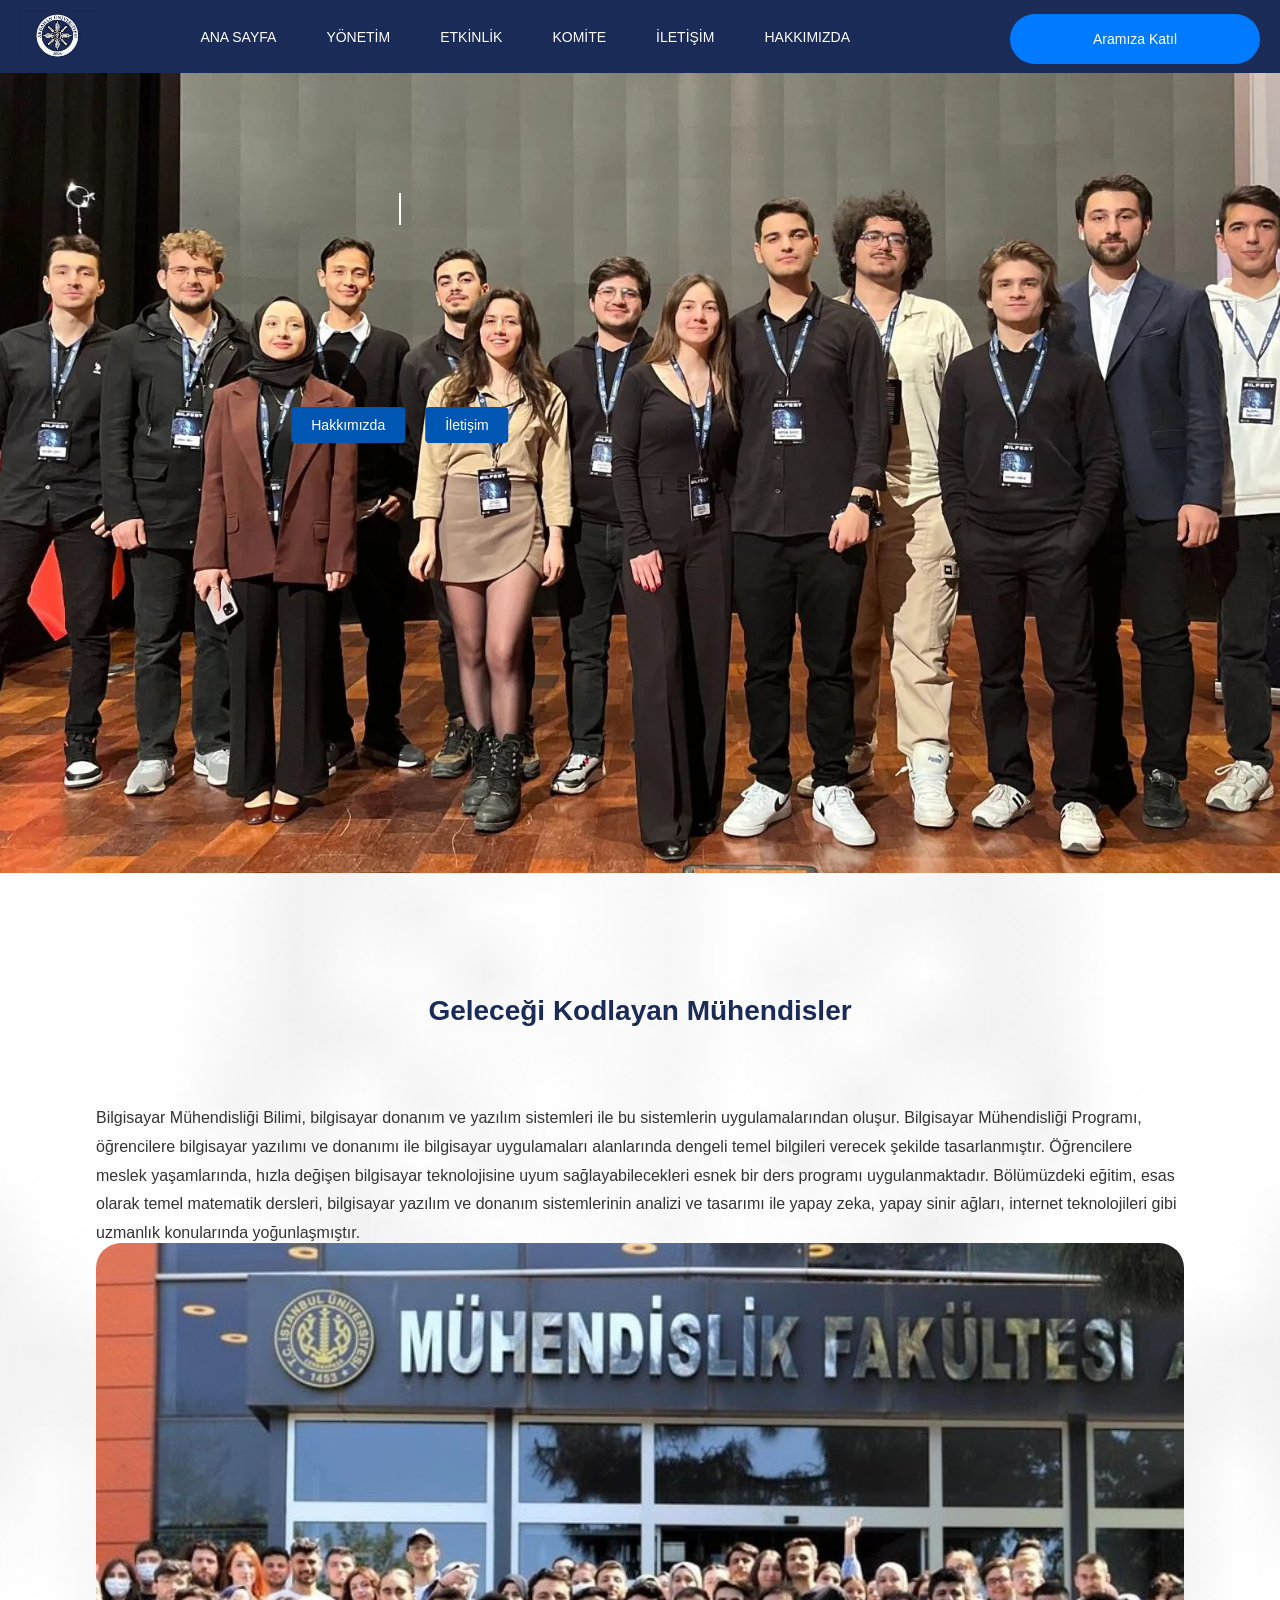
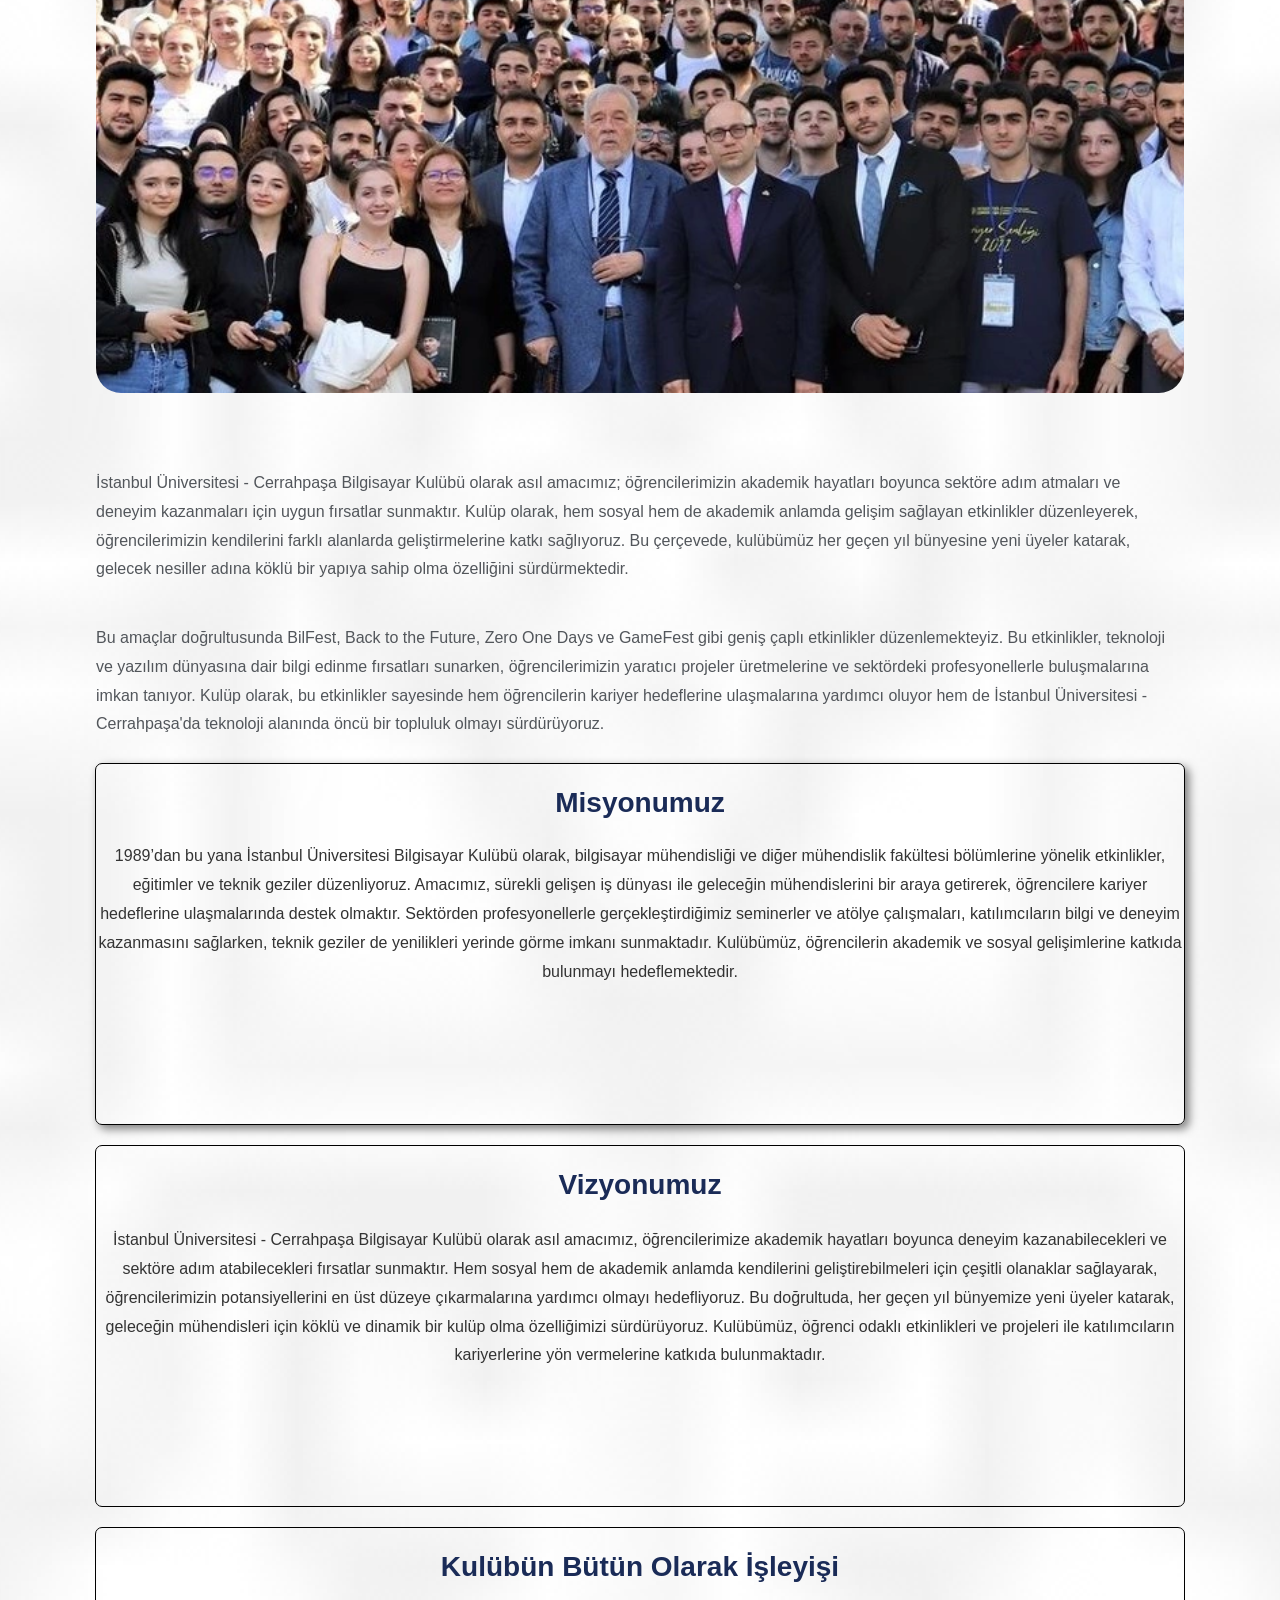
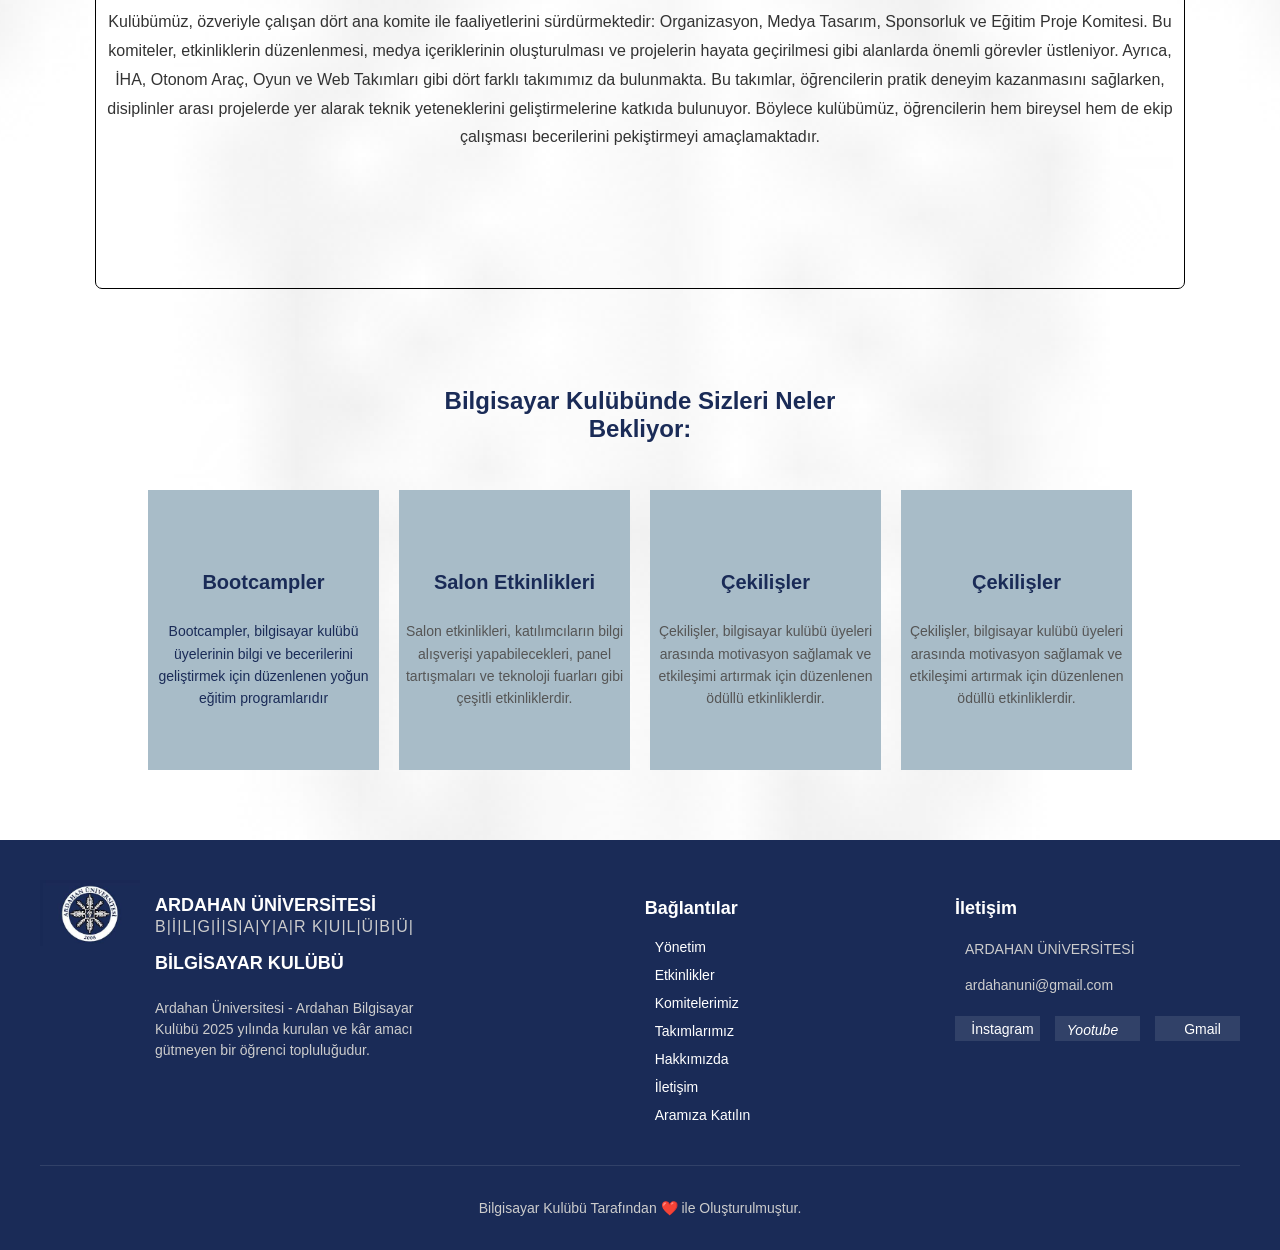
<file: index.html>
<!DOCTYPE html>
<html lang="tr">
<head>
  <meta charset="UTF-8">
  <title>Logo'lu Nav Menü</title>
  <link rel="stylesheet" href="bilgisayarkulubu.css">
</head>
<body>
  <div class="nav-container">
    <div class="nav-left">
      <img src="arülogo.jpeg" alt="Logo" class="logo">
    </div>

    <div class="nav-center">

      <nav class="nav-menu">
        <a href="bilgisayarkulubu.html">Ana Sayfa</a>
        <a href="yonetim.html">Yönetim</a>
        <a href="etkinlik.html">Etkinlik</a>
        <a href="komite.html">Komite</a>
        <a href="iletisim.html">İletişim</a>
        <a href="hakkimizda.html">Hakkımızda</a>
      </nav>
    </div>

    <div class="nav-right">
      <button class="join-btn"><a href="iletisim.html">Aramıza Katıl</a></button>
    </div>
  </div>
<div class="arkaresim">
  <div class="image-container">
 
    <div class="typewriter-text">Bizimle Birlikte Teknolojiyi Şekillendirin.</div>
    <div class="button-group">
      <button class="btn"><a href="">Hakkımızda</a></button>
      <button class="btn"><a href="">İletişim</a></button>
    </div>
  </div>
  
</div>

<div class="baslik">
<h2>Geleceği Kodlayan Mühendisler</h2>
</div>
<div class="baslik1">
<p>
  Bilgisayar Mühendisliği Bilimi, bilgisayar donanım ve yazılım sistemleri ile bu sistemlerin uygulamalarından oluşur.
   Bilgisayar Mühendisliği Programı, öğrencilere bilgisayar yazılımı ve donanımı ile bilgisayar uygulamaları alanlarında dengeli temel bilgileri verecek şekilde tasarlanmıştır.
    Öğrencilere meslek yaşamlarında, hızla değişen bilgisayar teknolojisine uyum sağlayabilecekleri esnek bir ders programı uygulanmaktadır.
     Bölümüzdeki eğitim, esas olarak temel matematik dersleri, bilgisayar yazılım ve donanım sistemlerinin analizi ve tasarımı ile yapay zeka, yapay sinir ağları, internet teknolojileri gibi uzmanlık konularında yoğunlaşmıştır.
</p>
</div>
<div class="gorsel">

</div>
<div class="baslik2">
<p>
  İstanbul Üniversitesi - Cerrahpaşa Bilgisayar Kulübü olarak asıl amacımız; öğrencilerimizin akademik hayatları boyunca sektöre adım atmaları ve deneyim kazanmaları için uygun fırsatlar sunmaktır. 
  Kulüp olarak, hem sosyal hem de akademik anlamda gelişim sağlayan etkinlikler düzenleyerek, öğrencilerimizin kendilerini farklı alanlarda geliştirmelerine katkı sağlıyoruz.
   Bu çerçevede, kulübümüz her geçen yıl bünyesine yeni üyeler katarak, gelecek nesiller adına köklü bir yapıya sahip olma özelliğini sürdürmektedir.
</p>
</div>
<div class="baslik3">
<p>
  Bu amaçlar doğrultusunda BilFest, Back to the Future, Zero One Days ve GameFest gibi geniş çaplı etkinlikler düzenlemekteyiz.
   Bu etkinlikler, teknoloji ve yazılım dünyasına dair bilgi edinme fırsatları sunarken, öğrencilerimizin yaratıcı projeler üretmelerine ve sektördeki profesyonellerle buluşmalarına imkan tanıyor. 
   Kulüp olarak, bu etkinlikler sayesinde hem öğrencilerin kariyer hedeflerine ulaşmalarına yardımcı oluyor hem de İstanbul Üniversitesi - Cerrahpaşa'da teknoloji alanında öncü bir topluluk olmayı sürdürüyoruz.
</p>
</div>

<div class="kutu">

  <div class="misyon">
    <h2>Misyonumuz</h2>
  </div>

  <p class="misyonmetin">  <!--p etiketinin iççinde class kullnadım-->
    1989’dan bu yana İstanbul Üniversitesi Bilgisayar Kulübü olarak, bilgisayar mühendisliği ve diğer mühendislik fakültesi bölümlerine yönelik etkinlikler, eğitimler ve teknik geziler düzenliyoruz.
     Amacımız, sürekli gelişen iş dünyası ile geleceğin mühendislerini bir araya getirerek, öğrencilere kariyer hedeflerine ulaşmalarında destek olmaktır. 
     Sektörden profesyonellerle gerçekleştirdiğimiz seminerler ve atölye çalışmaları, katılımcıların bilgi ve deneyim kazanmasını sağlarken, teknik geziler de yenilikleri yerinde görme imkanı sunmaktadır.
      Kulübümüz, öğrencilerin akademik ve sosyal gelişimlerine katkıda bulunmayı hedeflemektedir.
  </p>

</div>



<!-- vizyon -->


<div class="kutu1">

  <div class="vizyon">
    <h2>Vizyonumuz</h2>
  </div>

  <p class="vizyonmetin">  <!--p etiketinin iççinde class kullnadım-->
    İstanbul Üniversitesi - Cerrahpaşa Bilgisayar Kulübü olarak asıl amacımız, öğrencilerimize akademik hayatları boyunca deneyim kazanabilecekleri ve sektöre adım atabilecekleri fırsatlar sunmaktır. 
    Hem sosyal hem de akademik anlamda kendilerini geliştirebilmeleri için çeşitli olanaklar sağlayarak, öğrencilerimizin potansiyellerini en üst düzeye çıkarmalarına yardımcı olmayı hedefliyoruz.
     Bu doğrultuda, her geçen yıl bünyemize yeni üyeler katarak, geleceğin mühendisleri için köklü ve dinamik bir kulüp olma özelliğimizi sürdürüyoruz.
      Kulübümüz, öğrenci odaklı etkinlikleri ve projeleri ile katılımcıların kariyerlerine yön vermelerine katkıda bulunmaktadır.
  </p>
</div>
<!--Kulüp-->

<div class="kutu2">

  <div class="kulup">
    <h2>Kulübün Bütün Olarak İşleyişi</h2>
  </div>

  <p class="kulupmetin">  <!--p etiketinin iççinde class kullnadım-->
    Kulübümüz, özveriyle çalışan dört ana komite ile faaliyetlerini sürdürmektedir: Organizasyon, Medya Tasarım, Sponsorluk ve Eğitim Proje Komitesi. 
    Bu komiteler, etkinliklerin düzenlenmesi, medya içeriklerinin oluşturulması ve projelerin hayata geçirilmesi gibi alanlarda önemli görevler üstleniyor.
     Ayrıca, İHA, Otonom Araç, Oyun ve Web Takımları gibi dört farklı takımımız da bulunmakta.
      Bu takımlar, öğrencilerin pratik deneyim kazanmasını sağlarken, disiplinler arası projelerde yer alarak teknik yeteneklerini geliştirmelerine katkıda bulunuyor.
       Böylece kulübümüz, öğrencilerin hem bireysel hem de ekip çalışması becerilerini pekiştirmeyi amaçlamaktadır.
  </p>
</div>

<div class="altbaslik">
    <h4>Bilgisayar Kulübünde Sizleri Neler Bekliyor:</h4>
</div>

<div class="kartlar">
                      <!--bootcapmler-->
                      <div class="bootcampler">
                        <br><br><br>
                          <h4>Bootcampler</h4>
                          <p>Bootcampler, bilgisayar kulübü üyelerinin bilgi ve becerilerini geliştirmek için düzenlenen yoğun eğitim programlarıdır</p>
                      </div>
                      <!--salon etkinlikleri-->
                      <div class="salon">
                        <br><br><br>
                          <h4>Salon Etkinlikleri</h4>
                          <p>Salon etkinlikleri, katılımcıların bilgi alışverişi yapabilecekleri, panel tartışmaları ve teknoloji fuarları gibi çeşitli etkinliklerdir.</p>
                      </div>
                      <!--çekiliş-->
                      <div class="cekilis">
                        <br><br><br>
                          <h4>Çekilişler</h4>
                          <p>Çekilişler, bilgisayar kulübü üyeleri arasında motivasyon sağlamak ve etkileşimi artırmak için düzenlenen ödüllü etkinliklerdir.</p>
                      </div>
                      <!--takim-->
                      <div class="takim">
                        <br><br><br>
                          <h4>Çekilişler</h4>
                          <p>Çekilişler, bilgisayar kulübü üyeleri arasında motivasyon sağlamak ve etkileşimi artırmak için düzenlenen ödüllü etkinliklerdir.</p>
                      </div>
</div>
  <!-- Footer Başlangıç -->
<footer class="footer">
<div class="container">
<div class="footer-content">
<div class="footer-logo-section">
<img src="arülogo.jpeg" alt="Logo" class="footer-logo">
<div class="club-info">
<h2 class="club-name">ARDAHAN  ÜNİVERSİTESİ</h2>
<h3 class="club-subtitle">B|İ|L|G|İ|S|A|Y|A|R K|U|L|Ü|B|Ü|</h3>
<h2 class="club-department">BİLGİSAYAR KULÜBÜ</h2>
<p class="club-description">
 Ardahan  Üniversitesi - Ardahan Bilgisayar Kulübü 2025 yılında kurulan ve kâr amacı gütmeyen bir öğrenci topluluğudur.
</p>
</div>
</div>
        
<div class="footer-links">
<h3>Bağlantılar</h3>
<ul>
<li><i class="fas fa-chevron-right"></i>Yönetim</li>
<li><i class="fas fa-chevron-right"></i>Etkinlikler</li>
<li><i class="fas fa-chevron-right"></i>Komitelerimiz</li>
<li><i class="fas fa-chevron-right"></i>Takımlarımız</li>
<li><i class="fas fa-chevron-right"></i>Hakkımızda</li>
<li><i class="fas fa-chevron-right"></i>İletişim</li>
<li><i class="fas fa-chevron-right"></i>Aramıza Katılın</li>
</ul>
</div>
        
<div class="footer-contact">
<h3>İletişim</h3>
<p><i class="fas fa-map-marker-alt"></i> ARDAHAN ÜNİVERSİTESİ</p>
<p><i class="fas fa-envelope"></i>ardahanuni@gmail.com</p>
          
<div class="social-icons">
<a href="https://www.instagram.com/ardahanuniresmi/" class="social-icon"><i class="fab fa-instagram"></i>İnstagram</a>
<a href="https://www.youtube.com/@ardahanuniresmi" class="social-icon"><i class="fab fa-youtube">Yootube</i></a>
<a href=" tbmyo@ardahan.edu.tr" class="social-icon"><i class="fab fa-gmail"></i>Gmail</a>
</div>
</div>
</div>
      
<div class="footer-bottom">
<p>Bilgisayar Kulübü Tarafından <span class="heart">❤️</span> ile Oluşturulmuştur.</p>
</div>
</div>
</footer>
  <!-- Footer Bitiş -->
</body>
</html>
</file>
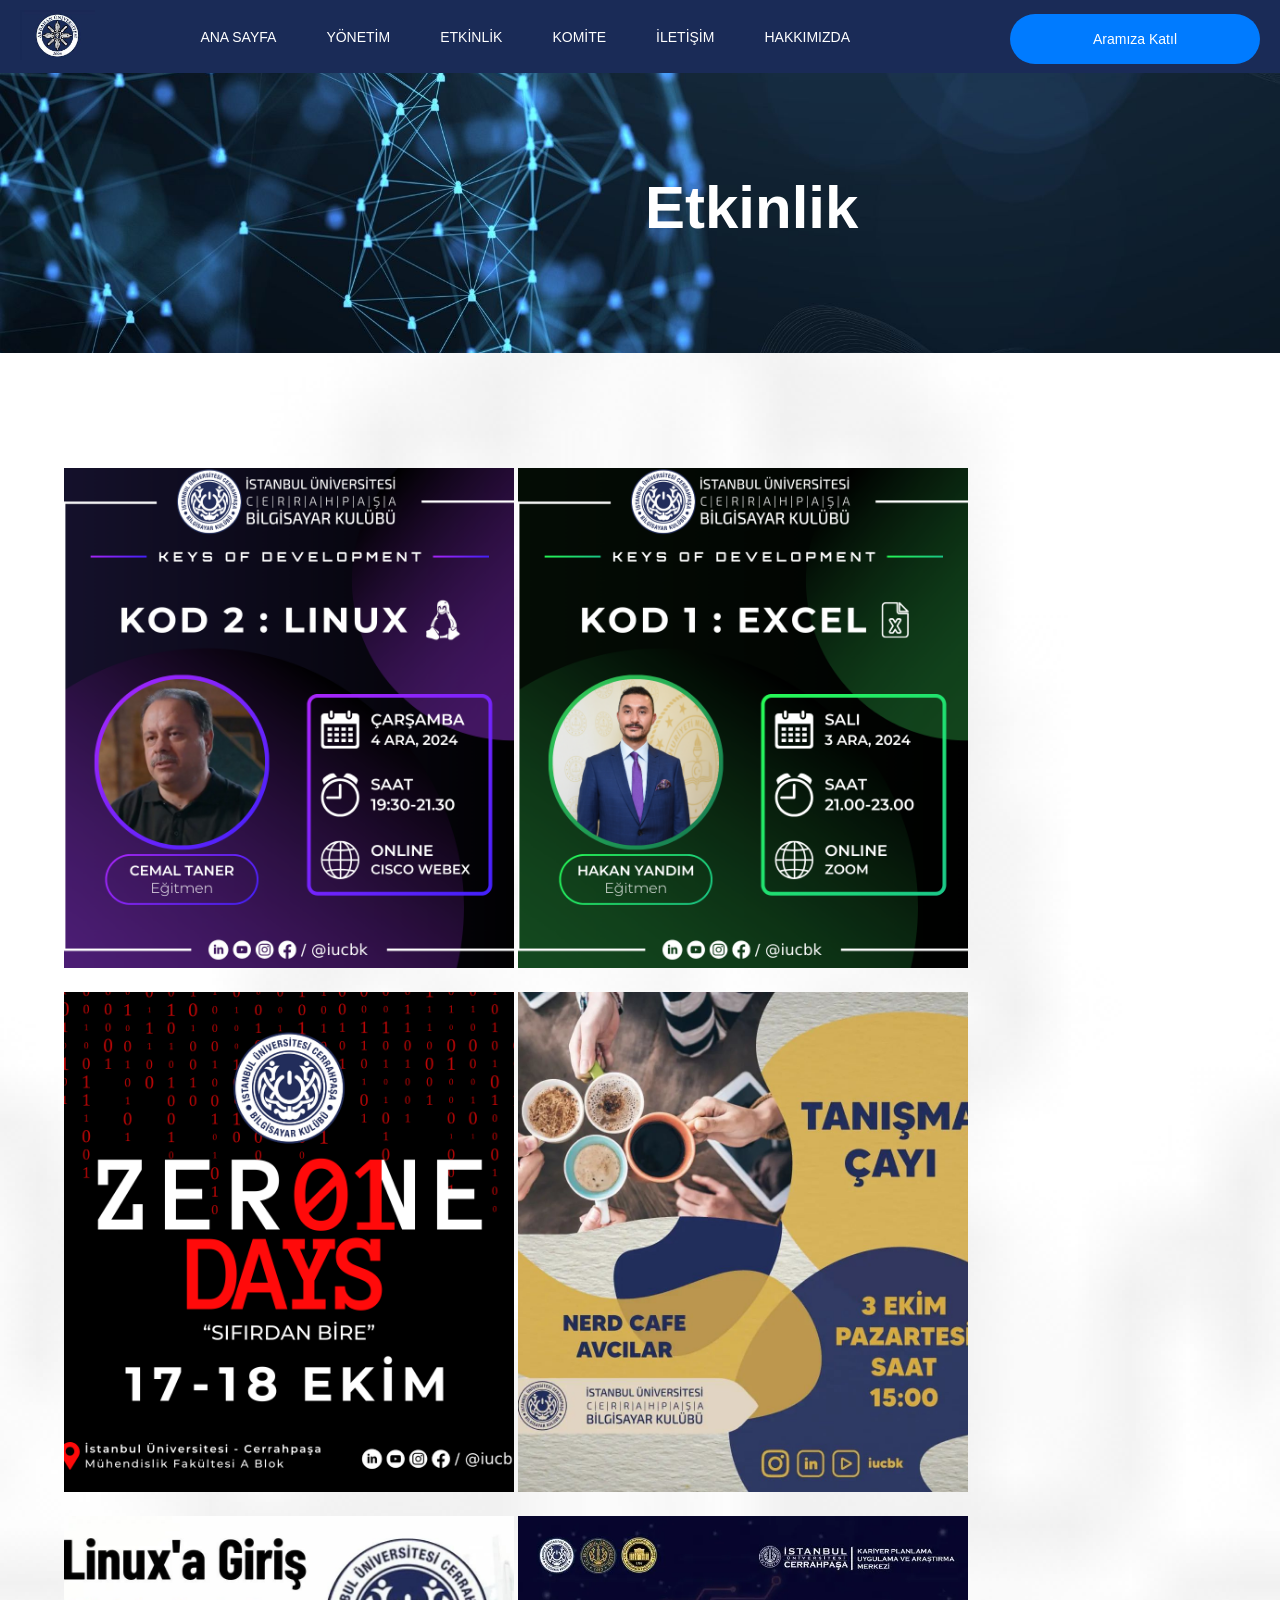
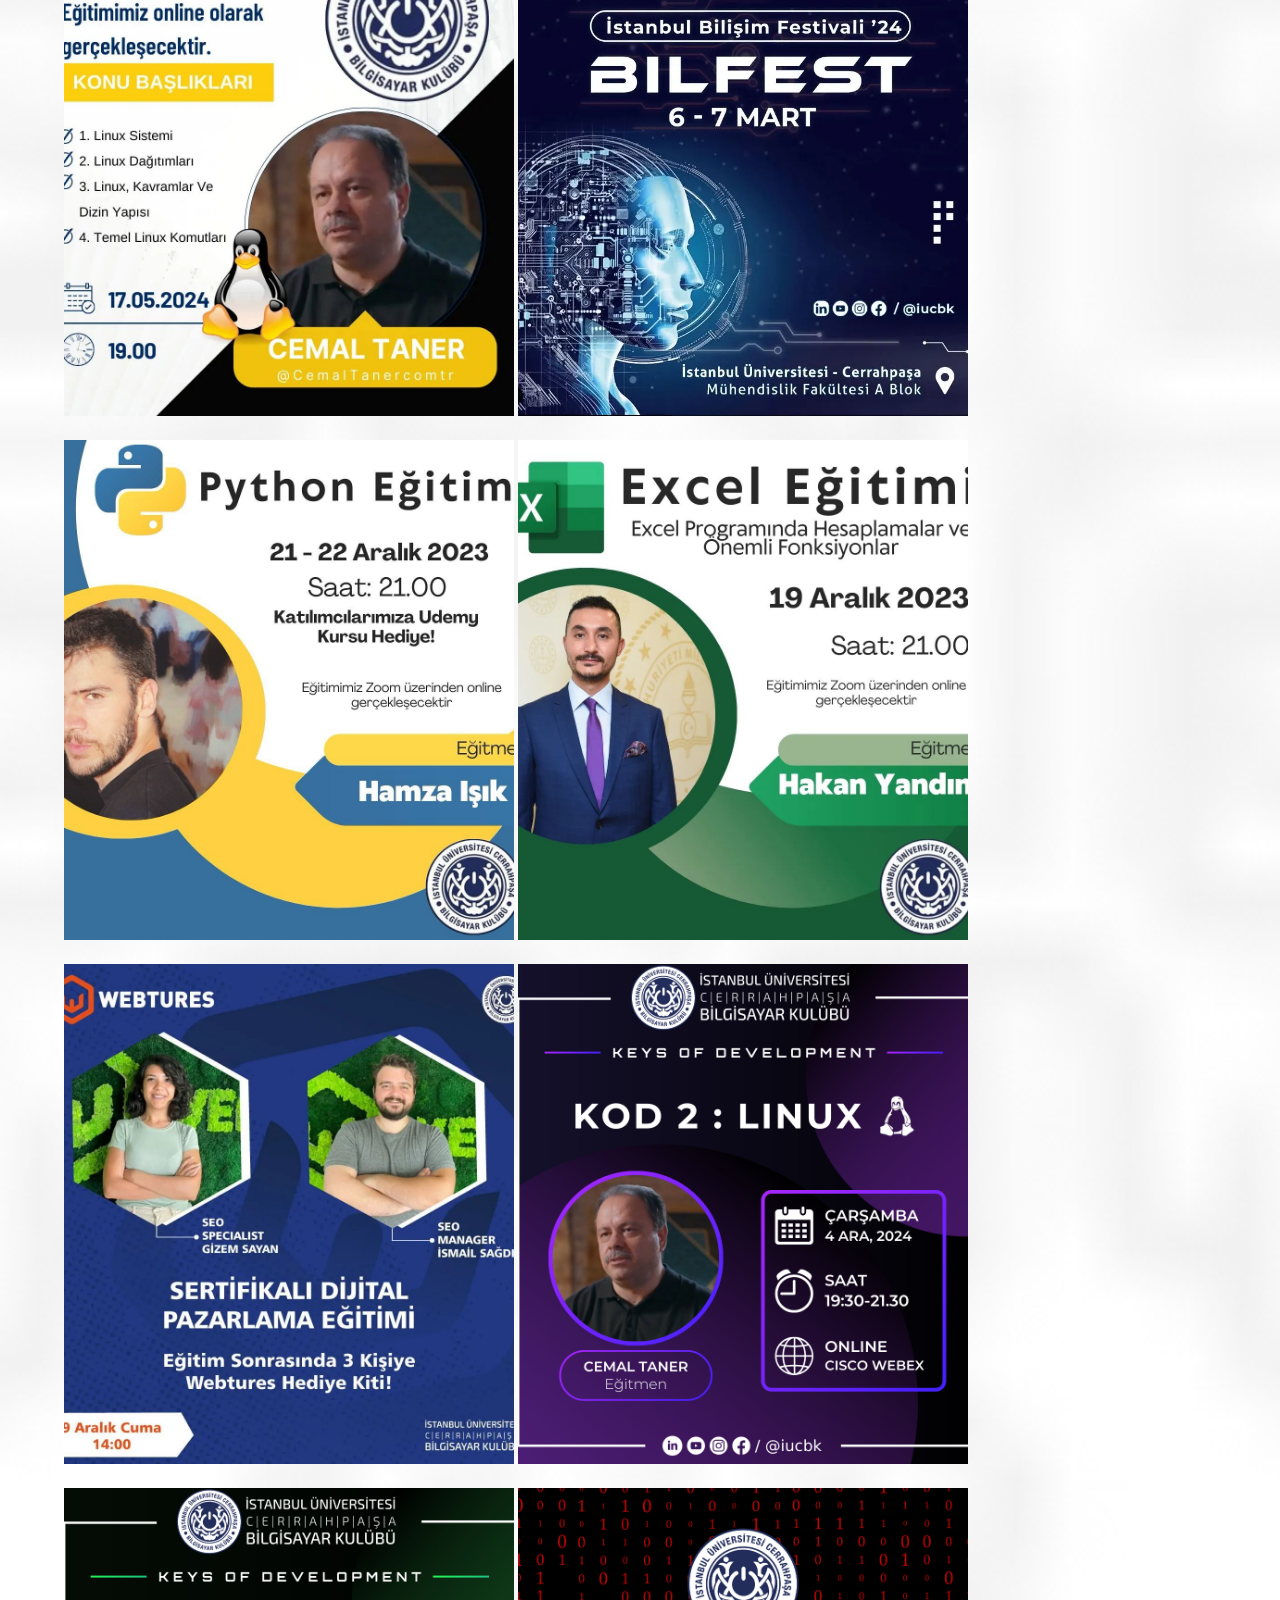
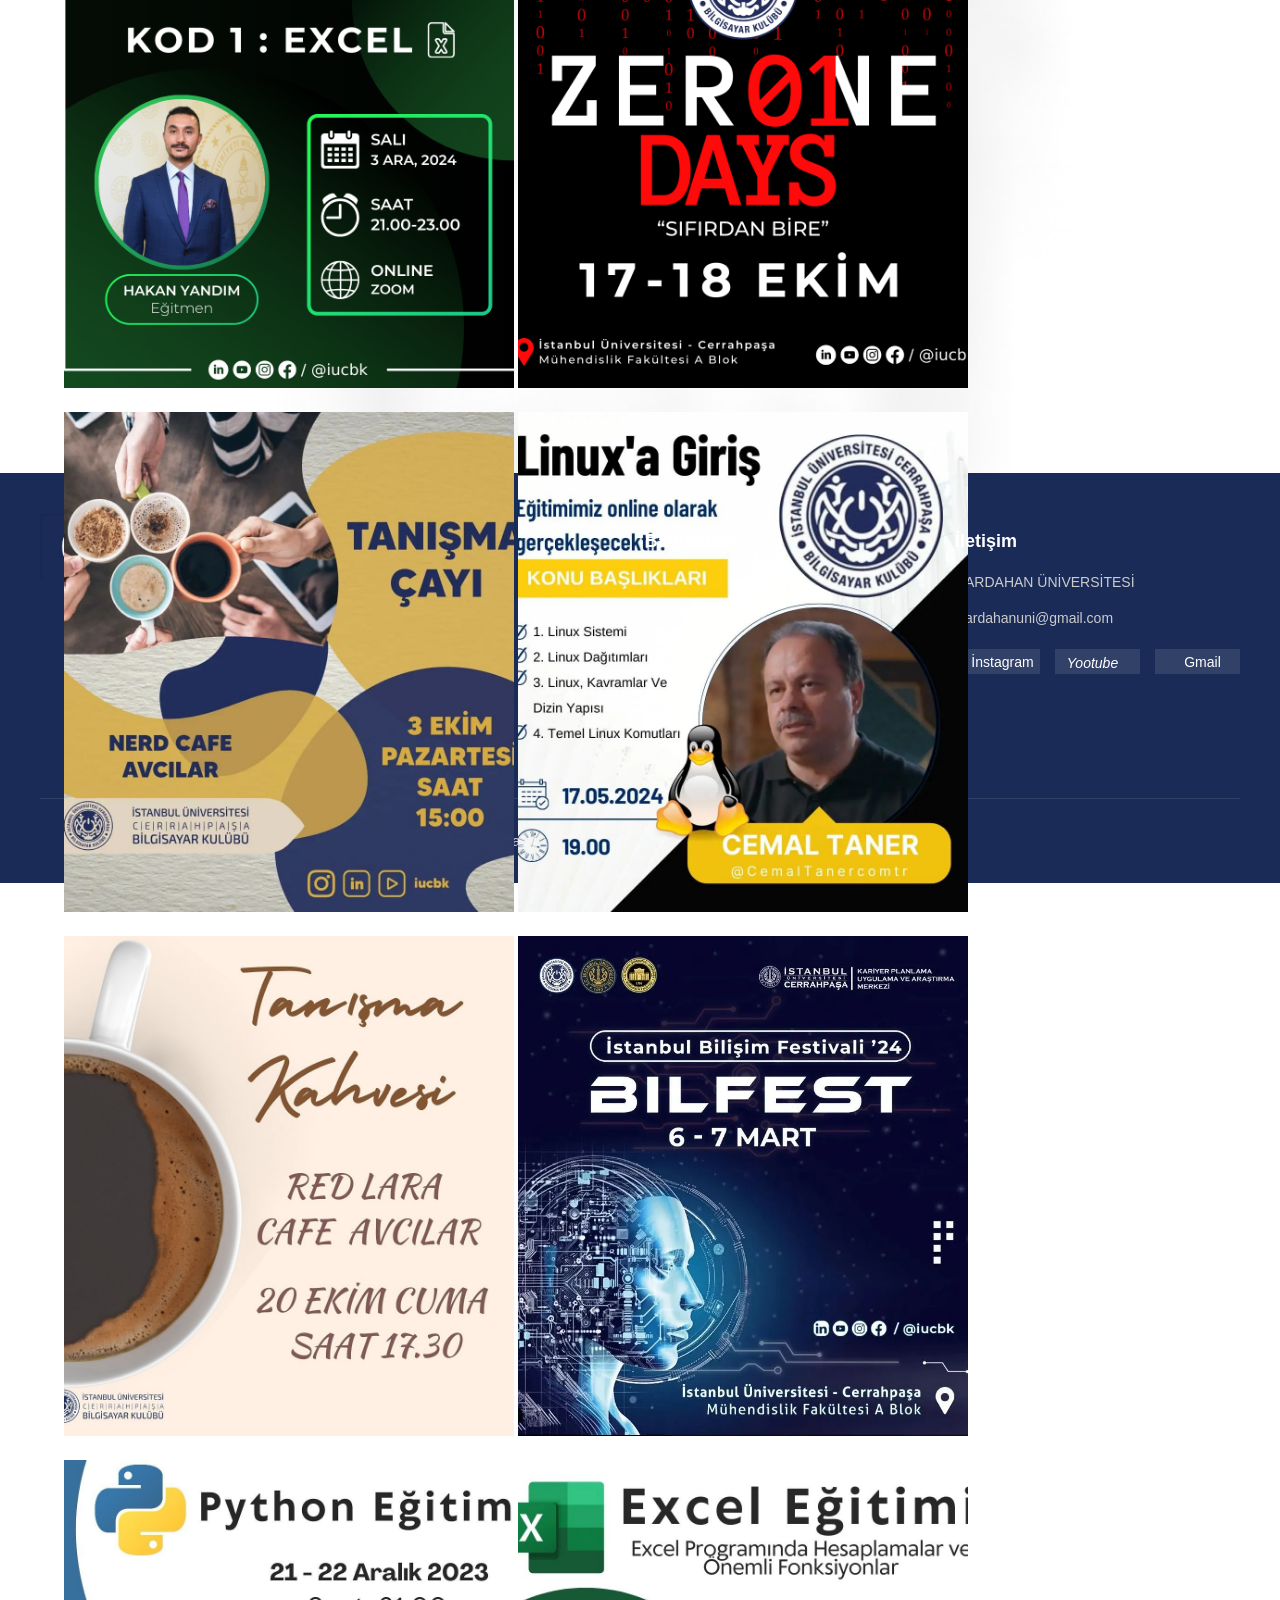
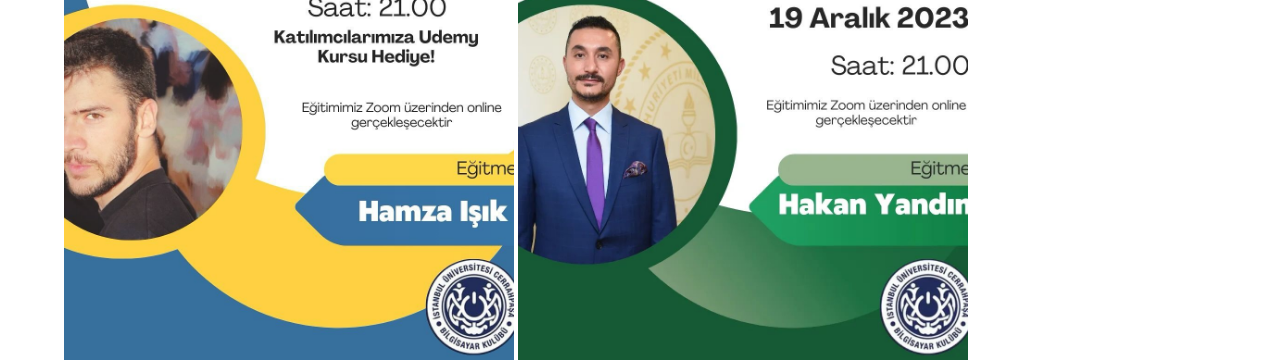
<file: etkinlik.html>
<!DOCTYPE html>
<html lang="tr">
<head>
  <meta charset="UTF-8">
  <title>Logo'lu Nav Menü</title>
  <link rel="stylesheet" href="etkinlik.css">
</head>
<body>
  <div class="nav-container">
    <div class="nav-left">
      <img src="arülogo.jpeg" alt="Logo" class="logo">
    </div>

    <div class="nav-center">

      <nav class="nav-menu">
        <a href="index.html">Ana Sayfa</a>
        <a href="yonetim.html">Yönetim</a>
        <a href="etkinlik.html">Etkinlik</a>
        <a href="komite.html">Komite</a>
        <a href="iletisim.html">İletişim</a>
        <a href="hakkimizda.html">Hakkımızda</a>
      </nav>
    </div>

    <div class="nav-right">
      <button class="join-btn"><a href="iletisim.html">Aramıza Katıl</a></button>
    </div>
  </div>

<div class="arkaresim">
    <div class="typewriter-text">Etkinlik</div>
</div>
  </div>
  </div>
<!--ana kutunun başlangıcı-->
    <div class="anakutu">

      <div class="kutu1">

      </div>

      <div class="kutu2">

      </div>

      <div class="kutu3">

      </div>

      <div class="kutu4">
      
      </div>

      <div class="kutu5">

      </div>

      <div class="kutu6">

      </div>

      <div class="kutu7">
      
      </div>

      <div class="kutu8">

      </div>

      <div class="kutu9">

      </div>

      <div class="kutu10">

      </div>

      <div class="kutu11">

      </div>

      <div class="kutu12">

      </div>



    <div class="kutu13">

    </div>

    <div class="kutu14">

    </div>

    <div class="kutu15">

    </div>

    <div class="kutu16">

    </div>

    <div class="kutu17">

    </div>

    <div class="kutu18">

        </div>
</div>
  
<!-- Footer Başlangıç -->
<footer class="footer">
  <div class="container">
  <div class="footer-content">
  <div class="footer-logo-section">
  <img src="arülogo.jpeg" alt="Logo" class="footer-logo">
  <div class="club-info">
  <h2 class="club-name">ARDAHAN  ÜNİVERSİTESİ</h2>
  <h3 class="club-subtitle">B|İ|L|G|İ|S|A|Y|A|R K|U|L|Ü|B|Ü|</h3>
  <h2 class="club-department">BİLGİSAYAR KULÜBÜ</h2>
  <p class="club-description">
   Ardahan  Üniversitesi - Ardahan Bilgisayar Kulübü 2025 yılında kurulan ve kâr amacı gütmeyen bir öğrenci topluluğudur.
  </p>
  </div>
  </div>
          
  <div class="footer-links">
  <h3>Bağlantılar</h3>
  <ul>
  <li><i class="fas fa-chevron-right"></i>Yönetim</li>
  <li><i class="fas fa-chevron-right"></i>Etkinlikler</li>
  <li><i class="fas fa-chevron-right"></i>Komitelerimiz</li>
  <li><i class="fas fa-chevron-right"></i>Takımlarımız</li>
  <li><i class="fas fa-chevron-right"></i>Hakkımızda</li>
  <li><i class="fas fa-chevron-right"></i>İletişim</li>
  <li><i class="fas fa-chevron-right"></i>Aramıza Katılın</li>
  </ul>
  </div>
          
  <div class="footer-contact">
  <h3>İletişim</h3>
  <p><i class="fas fa-map-marker-alt"></i> ARDAHAN ÜNİVERSİTESİ</p>
  <p><i class="fas fa-envelope"></i>ardahanuni@gmail.com</p>
            
  <div class="social-icons">
  <a href="https://www.instagram.com/ardahanuniresmi/" class="social-icon"><i class="fab fa-instagram"></i>İnstagram</a>
  <a href="https://www.youtube.com/@ardahanuniresmi" class="social-icon"><i class="fab fa-youtube">Yootube</i></a>
  <a href=" tbmyo@ardahan.edu.tr" class="social-icon"><i class="fab fa-gmail"></i>Gmail</a>
  </div>
  </div>
  </div>
        
  <div class="footer-bottom">
  <p>Bilgisayar Kulübü Tarafından <span class="heart">❤️</span> ile Oluşturulmuştur.</p>
  </div>
  </div>
  </footer>
    <!-- Footer Bitiş -->


  </body>
  </html>
</file>
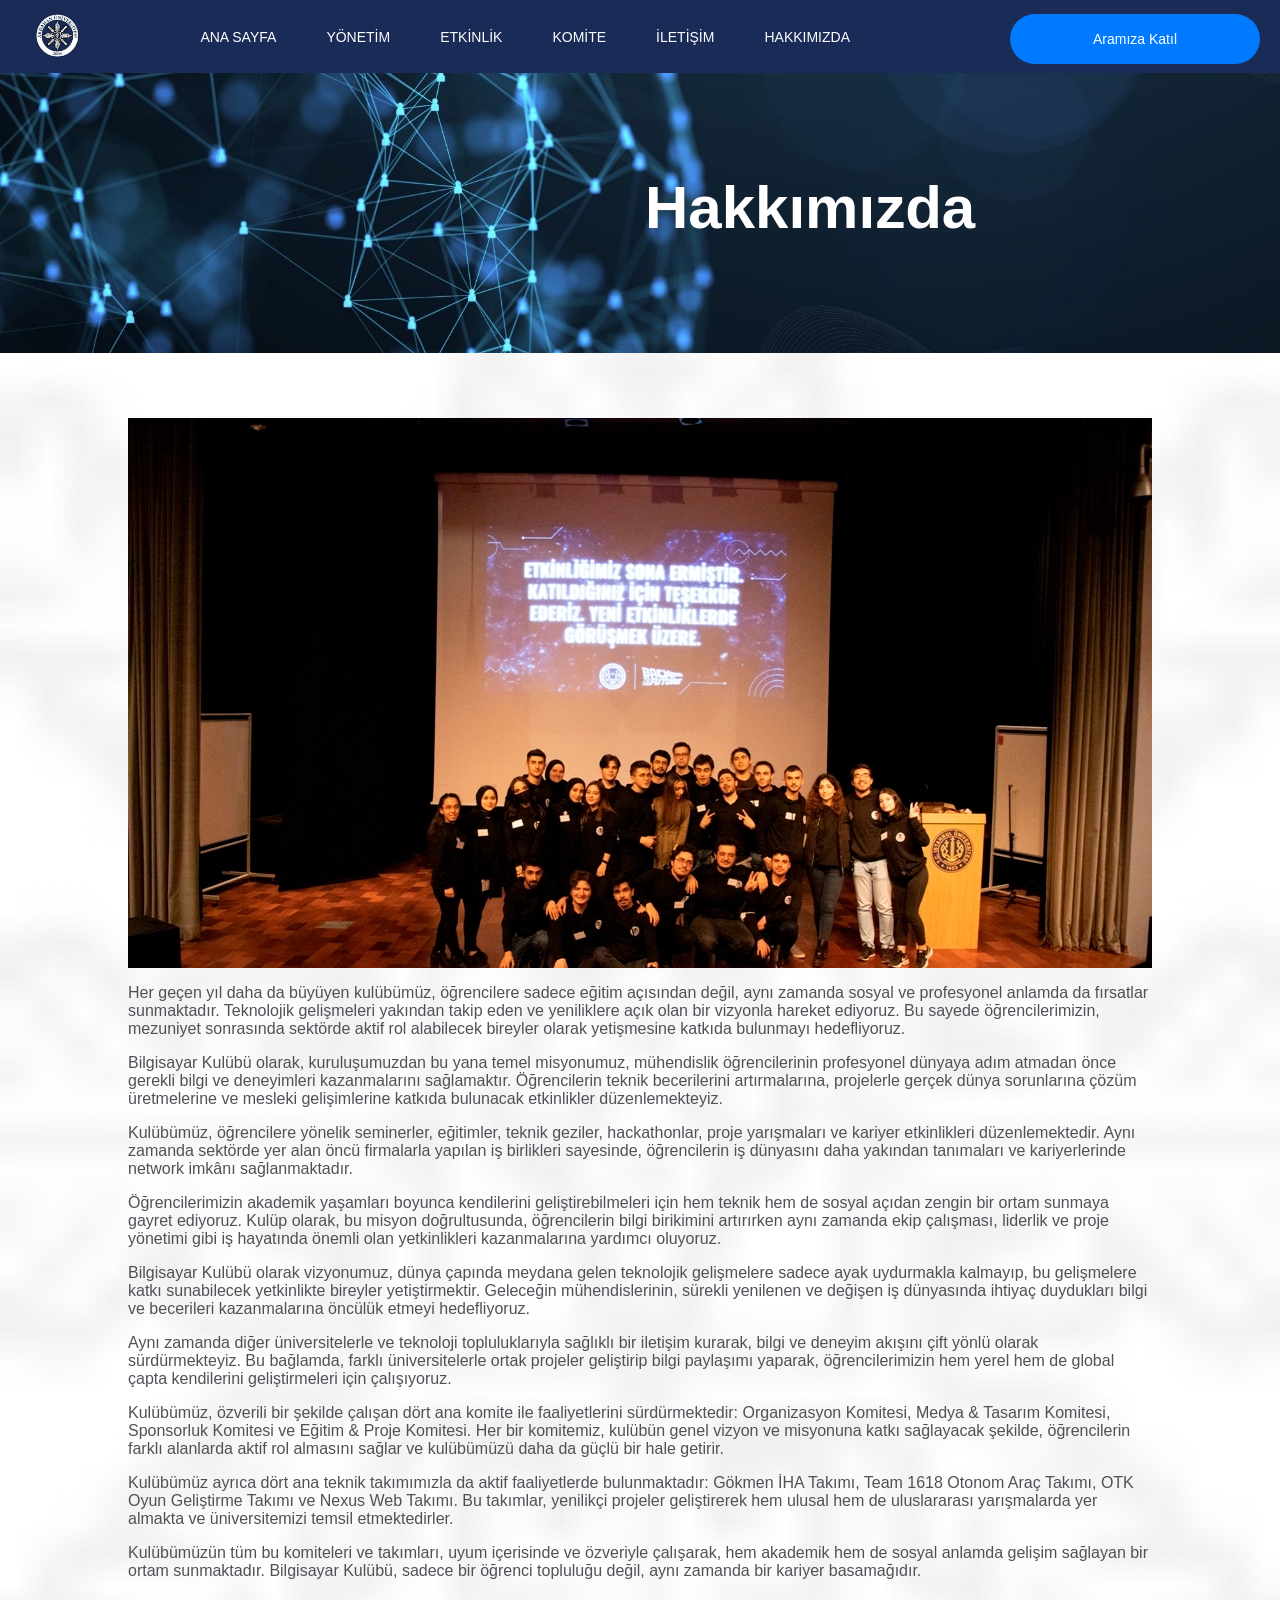
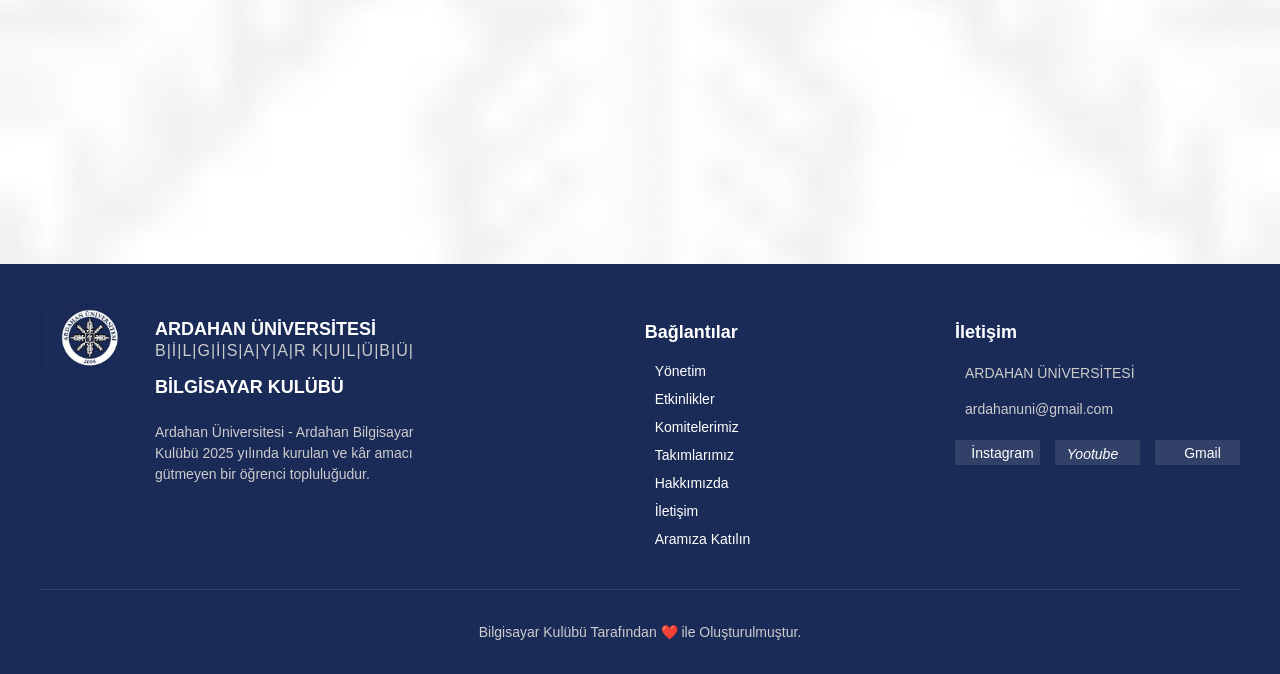
<file: hakkimizda.html>
<!DOCTYPE html>
<html lang="tr">
<head>
  <meta charset="UTF-8">
  <title>Logo'lu Nav Menü</title>
  <link rel="stylesheet" href="hakkimizda.css">
</head>
<body>
  <div class="nav-container">
    <div class="nav-left">
      <img src="arülogo.jpeg" alt="Logo" class="logo">
    </div>

    <div class="nav-center">

      <nav class="nav-menu">
        <a href="index.html">Ana Sayfa</a>
        <a href="yonetim.html">Yönetim</a>
        <a href="etkinlik.html">Etkinlik</a>
        <a href="komite.html">Komite</a>
        
        <a href="iletisim.html">İletişim</a>
        <a href="hakkimizda.html">Hakkımızda</a>
      </nav>
    </div>
    <div class="nav-right">
      <button class="join-btn"><a href="iletisim.html">Aramıza Katıl</a></button>
    </div>
  </div>
<div class="arkaresim">
    <div class="typewriter-text">Hakkımızda</div>
</div>
  </div>
  </div>

<div class="resimkutu">

</div>

<div class="hakkimizdauzunmetin">
<p>
    Her geçen yıl daha da büyüyen kulübümüz, öğrencilere sadece eğitim açısından değil, aynı zamanda sosyal ve profesyonel anlamda da fırsatlar sunmaktadır.
     Teknolojik gelişmeleri yakından takip eden ve yeniliklere açık olan bir vizyonla hareket ediyoruz. 
     Bu sayede öğrencilerimizin, mezuniyet sonrasında sektörde aktif rol alabilecek bireyler olarak yetişmesine katkıda bulunmayı hedefliyoruz.

</p>
<p>
    Bilgisayar Kulübü olarak, kuruluşumuzdan bu yana temel misyonumuz, mühendislik öğrencilerinin profesyonel dünyaya adım atmadan önce gerekli bilgi ve deneyimleri kazanmalarını sağlamaktır. 
    Öğrencilerin teknik becerilerini artırmalarına, projelerle gerçek dünya sorunlarına çözüm üretmelerine ve mesleki gelişimlerine katkıda bulunacak etkinlikler düzenlemekteyiz.
</p>
<p>
    Kulübümüz, öğrencilere yönelik seminerler, eğitimler, teknik geziler, hackathonlar, proje yarışmaları ve kariyer etkinlikleri düzenlemektedir.
     Aynı zamanda sektörde yer alan öncü firmalarla yapılan iş birlikleri sayesinde, öğrencilerin iş dünyasını daha yakından tanımaları ve kariyerlerinde network imkânı sağlanmaktadır.

</p>
<p>
    Öğrencilerimizin akademik yaşamları boyunca kendilerini geliştirebilmeleri için hem teknik hem de sosyal açıdan zengin bir ortam sunmaya gayret ediyoruz.
     Kulüp olarak, bu misyon doğrultusunda, öğrencilerin bilgi birikimini artırırken aynı zamanda ekip çalışması, liderlik ve proje yönetimi gibi iş hayatında önemli olan yetkinlikleri kazanmalarına yardımcı oluyoruz.
</p>
<p>
    Bilgisayar Kulübü olarak vizyonumuz, dünya çapında meydana gelen teknolojik gelişmelere sadece ayak uydurmakla kalmayıp, bu gelişmelere katkı sunabilecek yetkinlikte bireyler yetiştirmektir.
     Geleceğin mühendislerinin, sürekli yenilenen ve değişen iş dünyasında ihtiyaç duydukları bilgi ve becerileri kazanmalarına öncülük etmeyi hedefliyoruz.


</p>
<p>
    Aynı zamanda diğer üniversitelerle ve teknoloji topluluklarıyla sağlıklı bir iletişim kurarak, bilgi ve deneyim akışını çift yönlü olarak sürdürmekteyiz. 
    Bu bağlamda, farklı üniversitelerle ortak projeler geliştirip bilgi paylaşımı yaparak, öğrencilerimizin hem yerel hem de global çapta kendilerini geliştirmeleri için çalışıyoruz.
</p>
<p>
    Kulübümüz, özverili bir şekilde çalışan dört ana komite ile faaliyetlerini sürdürmektedir: Organizasyon Komitesi, Medya & Tasarım Komitesi, Sponsorluk Komitesi ve Eğitim & Proje Komitesi.
     Her bir komitemiz, kulübün genel vizyon ve misyonuna katkı sağlayacak şekilde, öğrencilerin farklı alanlarda aktif rol almasını sağlar ve kulübümüzü daha da güçlü bir hale getirir.
</p>
<p>
    Kulübümüz ayrıca dört ana teknik takımımızla da aktif faaliyetlerde bulunmaktadır: Gökmen İHA Takımı, Team 1618 Otonom Araç Takımı, OTK Oyun Geliştirme Takımı ve Nexus Web Takımı. 
    Bu takımlar, yenilikçi projeler geliştirerek hem ulusal hem de uluslararası yarışmalarda yer almakta ve üniversitemizi temsil etmektedirler.

</p>
<p>
    Kulübümüzün tüm bu komiteleri ve takımları, uyum içerisinde ve özveriyle çalışarak, hem akademik hem de sosyal anlamda gelişim sağlayan bir ortam sunmaktadır.
     Bilgisayar Kulübü, sadece bir öğrenci topluluğu değil, aynı zamanda bir kariyer basamağıdır.
</p>

</div>

 <!-- Footer Başlangıç -->
 <footer class="footer">
    <div class="container">
    <div class="footer-content">
    <div class="footer-logo-section">
    <img src="arülogo.jpeg" alt="Logo" class="footer-logo">
    <div class="club-info">
    <h2 class="club-name">ARDAHAN  ÜNİVERSİTESİ</h2>
    <h3 class="club-subtitle">B|İ|L|G|İ|S|A|Y|A|R K|U|L|Ü|B|Ü|</h3>
    <h2 class="club-department">BİLGİSAYAR KULÜBÜ</h2>
    <p class="club-description">
     Ardahan  Üniversitesi - Ardahan Bilgisayar Kulübü 2025 yılında kurulan ve kâr amacı gütmeyen bir öğrenci topluluğudur.
    </p>
    </div>
    </div>
            
    <div class="footer-links">
    <h3>Bağlantılar</h3>
    <ul>
    <li><i class="fas fa-chevron-right"></i>Yönetim</li>
    <li><i class="fas fa-chevron-right"></i>Etkinlikler</li>
    <li><i class="fas fa-chevron-right"></i>Komitelerimiz</li>
    <li><i class="fas fa-chevron-right"></i>Takımlarımız</li>
    <li><i class="fas fa-chevron-right"></i>Hakkımızda</li>
    <li><i class="fas fa-chevron-right"></i>İletişim</li>
    <li><i class="fas fa-chevron-right"></i>Aramıza Katılın</li>
    </ul>
    </div>
            
    <div class="footer-contact">
    <h3>İletişim</h3>
    <p><i class="fas fa-map-marker-alt"></i> ARDAHAN ÜNİVERSİTESİ</p>
    <p><i class="fas fa-envelope"></i>ardahanuni@gmail.com</p>
              
    <div class="social-icons">
    <a href="https://www.instagram.com/ardahanuniresmi/" class="social-icon"><i class="fab fa-instagram"></i>İnstagram</a>
    <a href="https://www.youtube.com/@ardahanuniresmi" class="social-icon"><i class="fab fa-youtube">Yootube</i></a>
    <a href=" tbmyo@ardahan.edu.tr" class="social-icon"><i class="fab fa-gmail"></i>Gmail</a>
    </div>
    </div>
    </div>
          
    <div class="footer-bottom">
    <p>Bilgisayar Kulübü Tarafından <span class="heart">❤️</span> ile Oluşturulmuştur.</p>
    </div>
    </div>
    </footer>
  </body>
  </html>
</file>
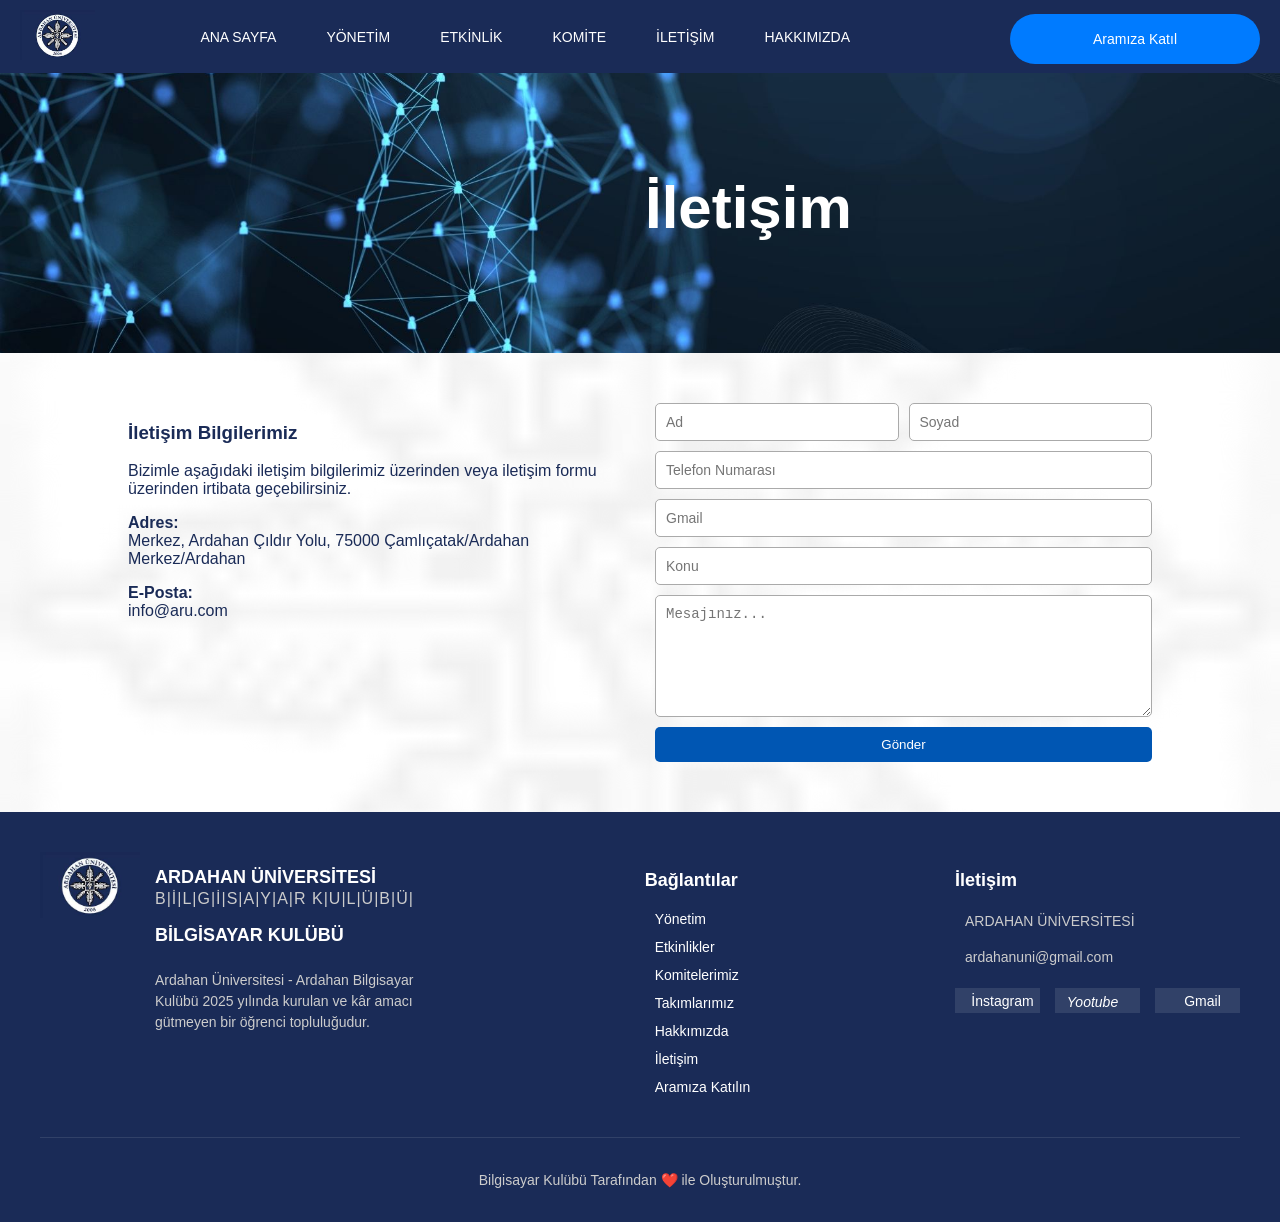
<file: iletisim.html>
<!DOCTYPE html>
<html lang="tr">
<head>
  <meta charset="UTF-8">
  <title>Logo'lu Nav Menü</title>
  <link rel="stylesheet" href="iletisim.css">
</head>
<body>
  <div class="nav-container">
    <div class="nav-left">
      <img src="arülogo.jpeg" alt="Logo" class="logo">
    </div>

    <div class="nav-center">

      <nav class="nav-menu">
        <a href="index.html">Ana Sayfa</a>
        <a href="yonetim.html">Yönetim</a>
        <a href="etkinlik.html">Etkinlik</a>
        <a href="komite.html">Komite</a>
        
        <a href="iletisim.html">İletişim</a>
        <a href="hakkimizda.html">Hakkımızda</a>
      </nav>
    </div>

    <div class="nav-right">
      <button class="join-btn"><a href="iletisim.html">Aramıza Katıl</a></button>
    </div>
  </div>

<div class="arkaresim">
    <div class="typewriter-text">İletişim</div>
</div>
  </div>
  </div>

  <div class="anakutu">
    
    <div class="aciklama">
      <!-- Açıklama metni -->
      <h3>İletişim Bilgilerimiz</h3>
      <p>Bizimle aşağıdaki iletişim bilgilerimiz üzerinden veya iletişim formu üzerinden irtibata geçebilirsiniz.</p>
      <p><strong>Adres:</strong><br>
        Merkez, Ardahan Çıldır Yolu, 75000 Çamlıçatak/Ardahan Merkez/Ardahan</p>
      <p><strong>E-Posta:</strong><br>
      info@aru.com</p>
    </div>
    <div class="gönderi">
      <!-- İletişim formu -->
      <form action="mesaj_gonder.php" method="post">
        <div class="adsoyad-kutu">
            <input type="text" name="firstName" placeholder="Ad" required>
            <input type="text" name="lastName" placeholder="Soyad" required>
        </div>

        <input type="text" name="phone" placeholder="Telefon Numarası" required>
        <input type="email" name="email" placeholder="Gmail" required>
        <input type="text" name="subject" placeholder="Konu" required>
        <textarea name="message" placeholder="Mesajınız..." required></textarea>
        <button type="submit">Gönder</button>
    </form>
    
      
    </div>
  </div>
<!-- Footer Başlangıç -->
<footer class="footer">
    <div class="container">
    <div class="footer-content">
    <div class="footer-logo-section">
    <img src="arülogo.jpeg" alt="Logo" class="footer-logo">
    <div class="club-info">
    <h2 class="club-name">ARDAHAN  ÜNİVERSİTESİ</h2>
    <h3 class="club-subtitle">B|İ|L|G|İ|S|A|Y|A|R K|U|L|Ü|B|Ü|</h3>
    <h2 class="club-department">BİLGİSAYAR KULÜBÜ</h2>
    <p class="club-description">
     Ardahan  Üniversitesi - Ardahan Bilgisayar Kulübü 2025 yılında kurulan ve kâr amacı gütmeyen bir öğrenci topluluğudur.
    </p>
    </div>
    </div>
            
    <div class="footer-links">
    <h3>Bağlantılar</h3>
    <ul>
    <li><i class="fas fa-chevron-right"></i>Yönetim</li>
    <li><i class="fas fa-chevron-right"></i>Etkinlikler</li>
    <li><i class="fas fa-chevron-right"></i>Komitelerimiz</li>
    <li><i class="fas fa-chevron-right"></i>Takımlarımız</li>
    <li><i class="fas fa-chevron-right"></i>Hakkımızda</li>
    <li><i class="fas fa-chevron-right"></i>İletişim</li>
    <li><i class="fas fa-chevron-right"></i>Aramıza Katılın</li>
    </ul>
    </div>
            
    <div class="footer-contact">
    <h3>İletişim</h3>
    <p><i class="fas fa-map-marker-alt"></i> ARDAHAN ÜNİVERSİTESİ</p>
    <p><i class="fas fa-envelope"></i>ardahanuni@gmail.com</p>
              
    <div class="social-icons">
    <a href="https://www.instagram.com/ardahanuniresmi/" class="social-icon"><i class="fab fa-instagram"></i>İnstagram</a>
    <a href="https://www.youtube.com/@ardahanuniresmi" class="social-icon"><i class="fab fa-youtube">Yootube</i></a>
    <a href=" tbmyo@ardahan.edu.tr" class="social-icon"><i class="fab fa-gmail"></i>Gmail</a>
    </div>
    </div>
    </div>
          
    <div class="footer-bottom">
    <p>Bilgisayar Kulübü Tarafından <span class="heart">❤️</span> ile Oluşturulmuştur.</p>
    </div>
    </div>
    </footer>
      <!-- Footer Bitiş -->



  </body>
  </html>
</file>
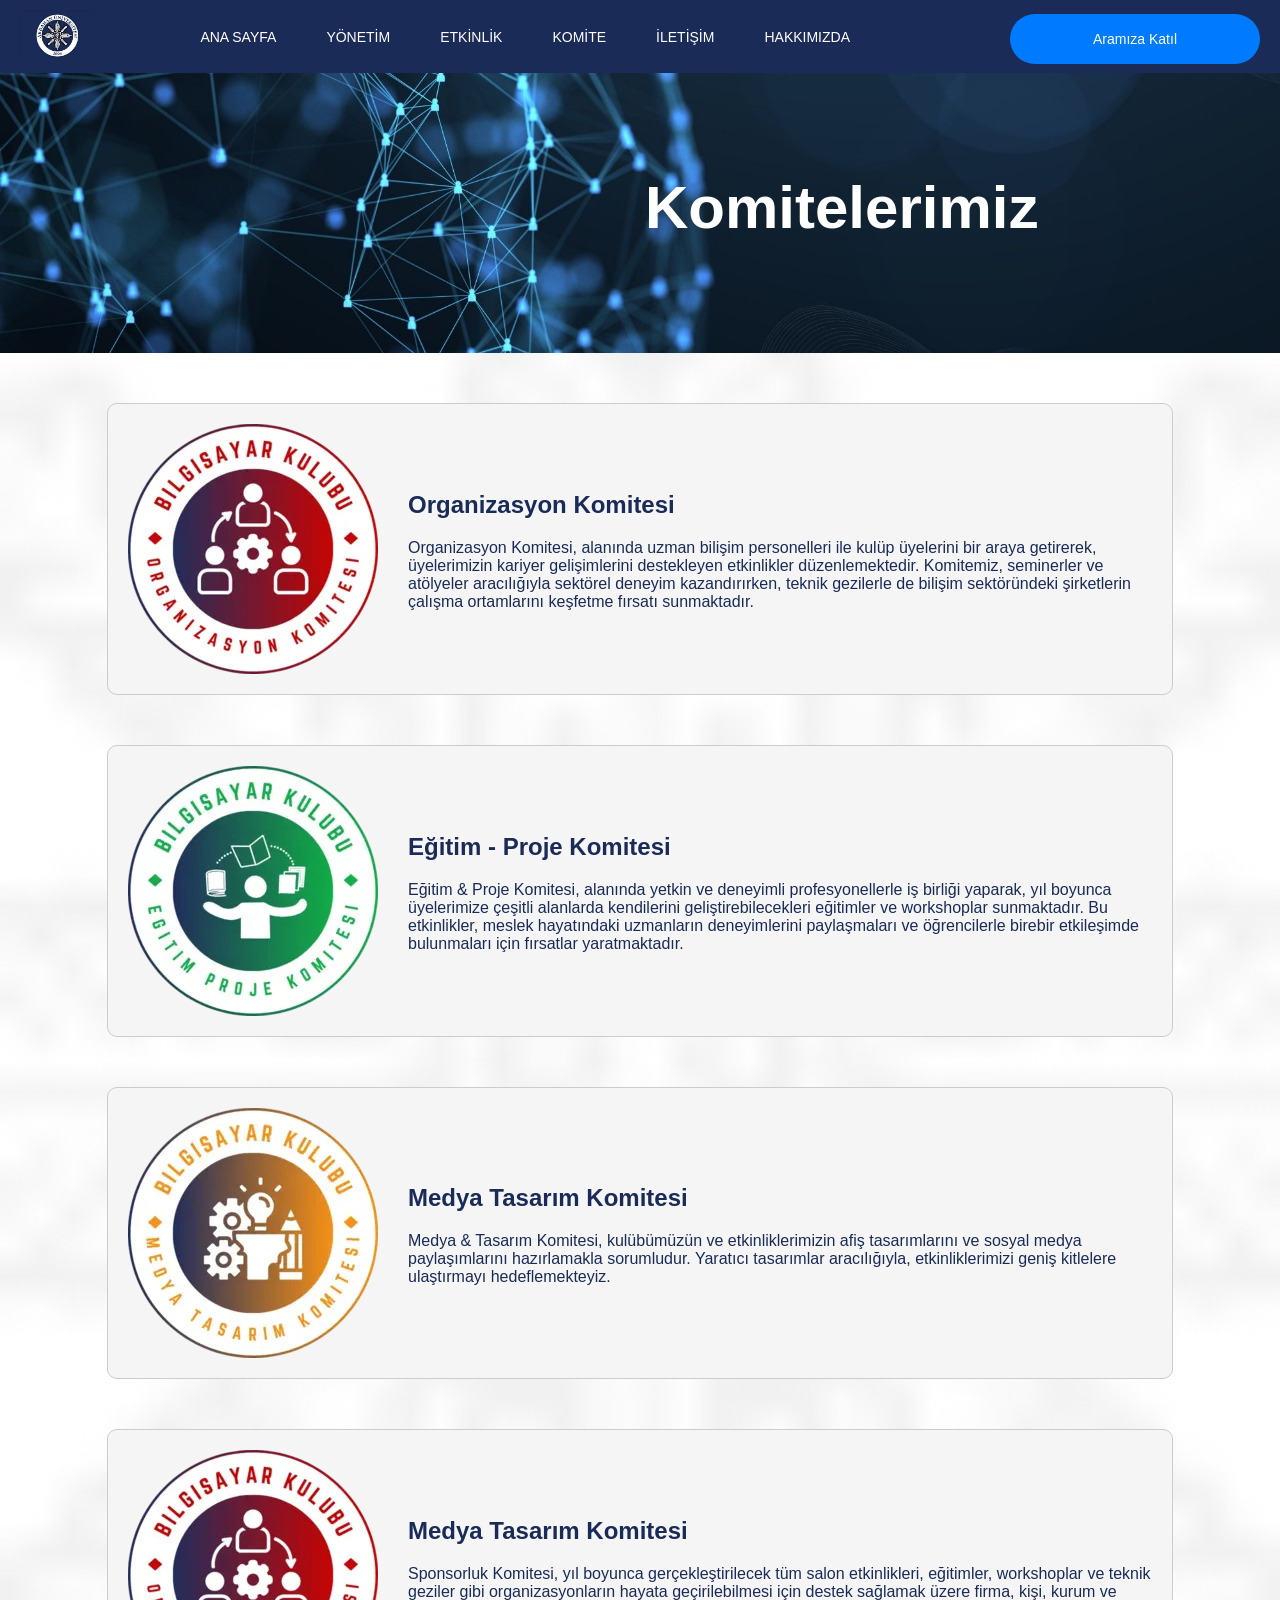
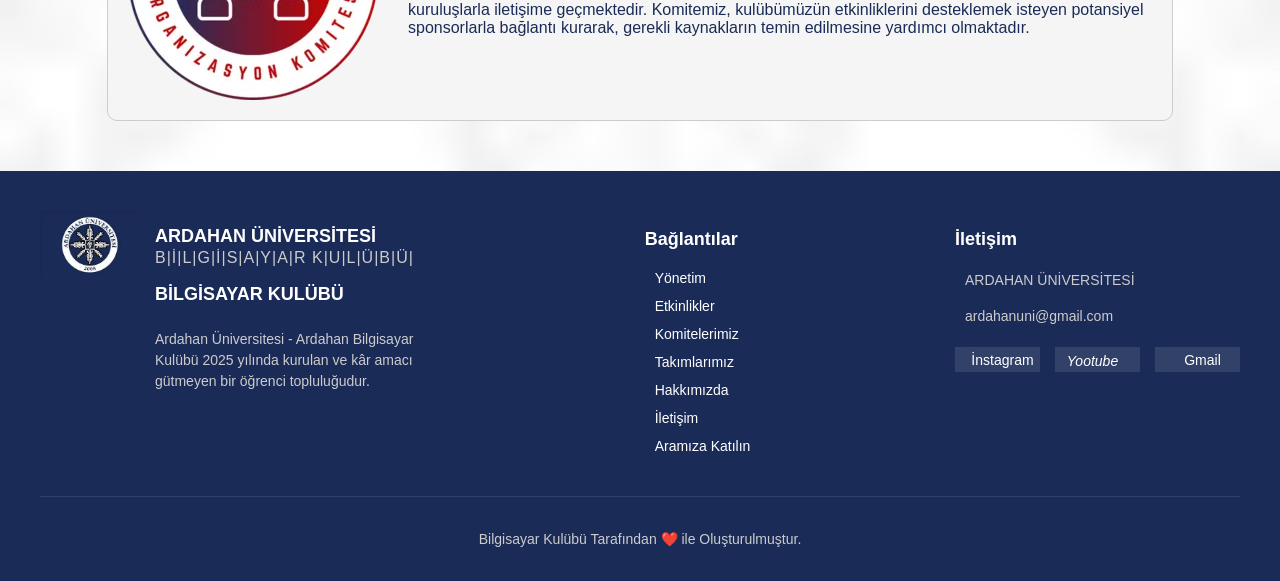
<file: komite.html>
<!DOCTYPE html>
<html lang="tr">
<head>
  <meta charset="UTF-8">
  <title>Logo'lu Nav Menü</title>
  <link rel="stylesheet" href="komite.css">
</head>
<body>
  <div class="nav-container">
    <div class="nav-left">
      <img src="arülogo.jpeg" alt="Logo" class="logo">
    </div>

    <div class="nav-center">

      <nav class="nav-menu">
        <a href="index.html">Ana Sayfa</a>
        <a href="yonetim.html">Yönetim</a>
        <a href="etkinlik.html">Etkinlik</a>
        <a href="komite.html">Komite</a>
        <a href="iletisim.html">İletişim</a>
        <a href="hakkimizda.html">Hakkımızda</a>
      </nav>
    </div>

    <div class="nav-right">
      <button class="join-btn"><a href="iletisim.html">Aramıza Katıl</a></button>
    </div>
  </div>

<div class="arkaresim">
    <div class="typewriter-text">Komitelerimiz</div>
</div>

  </div>
  </div>



    <div class="org">
        <div class="gorsel"></div>
        <div class="metin">
          <h2>Organizasyon Komitesi</h2>
          <p>Organizasyon Komitesi, alanında uzman bilişim personelleri ile kulüp üyelerini bir araya getirerek, üyelerimizin kariyer gelişimlerini destekleyen etkinlikler düzenlemektedir.
             Komitemiz, seminerler ve atölyeler aracılığıyla sektörel deneyim kazandırırken, teknik gezilerle de bilişim sektöründeki şirketlerin çalışma ortamlarını keşfetme fırsatı sunmaktadır.</p>
        </div>
      </div>

      <div class="egitim">
        <div class="gorsel1"></div>
        <div class="metin1">
          <h2>Eğitim - Proje Komitesi</h2>
          <p>Eğitim & Proje Komitesi, alanında yetkin ve deneyimli profesyonellerle iş birliği yaparak, yıl boyunca üyelerimize çeşitli alanlarda kendilerini geliştirebilecekleri eğitimler ve workshoplar sunmaktadır.
             Bu etkinlikler, meslek hayatındaki uzmanların deneyimlerini paylaşmaları ve öğrencilerle birebir etkileşimde bulunmaları için fırsatlar yaratmaktadır.</p>
        </div>
      </div>

      <div class="medya">
        <div class="gorsel2"></div>
        <div class="metin2">
          <h2>Medya Tasarım Komitesi</h2>
          <p>Medya & Tasarım Komitesi, kulübümüzün ve etkinliklerimizin afiş tasarımlarını ve sosyal medya paylaşımlarını hazırlamakla sorumludur.
             Yaratıcı tasarımlar aracılığıyla, etkinliklerimizi geniş kitlelere ulaştırmayı hedeflemekteyiz.</p>
        </div>
      </div>

      <div class="sponsor">
        <div class="gorsel3"></div>
        <div class="metin3">
          <h2>Medya Tasarım Komitesi</h2>
          <p>Sponsorluk Komitesi, yıl boyunca gerçekleştirilecek tüm salon etkinlikleri, eğitimler, workshoplar ve teknik geziler gibi organizasyonların hayata geçirilebilmesi için destek sağlamak üzere firma, kişi, kurum ve kuruluşlarla iletişime geçmektedir.
             Komitemiz, kulübümüzün etkinliklerini desteklemek isteyen potansiyel sponsorlarla bağlantı kurarak, gerekli kaynakların temin edilmesine yardımcı olmaktadır.</p>
        </div>
      </div>
<!-- Footer Başlangıç -->
<footer class="footer">
    <div class="container">
    <div class="footer-content">
    <div class="footer-logo-section">
    <img src="arülogo.jpeg" alt="Logo" class="footer-logo">
    <div class="club-info">
    <h2 class="club-name">ARDAHAN  ÜNİVERSİTESİ</h2>
    <h3 class="club-subtitle">B|İ|L|G|İ|S|A|Y|A|R K|U|L|Ü|B|Ü|</h3>
    <h2 class="club-department">BİLGİSAYAR KULÜBÜ</h2>
    <p class="club-description">
     Ardahan  Üniversitesi - Ardahan Bilgisayar Kulübü 2025 yılında kurulan ve kâr amacı gütmeyen bir öğrenci topluluğudur.
    </p>
    </div>
    </div>
            
    <div class="footer-links">
    <h3>Bağlantılar</h3>
    <ul>
    <li><i class="fas fa-chevron-right"></i>Yönetim</li>
    <li><i class="fas fa-chevron-right"></i>Etkinlikler</li>
    <li><i class="fas fa-chevron-right"></i>Komitelerimiz</li>
    <li><i class="fas fa-chevron-right"></i>Takımlarımız</li>
    <li><i class="fas fa-chevron-right"></i>Hakkımızda</li>
    <li><i class="fas fa-chevron-right"></i>İletişim</li>
    <li><i class="fas fa-chevron-right"></i>Aramıza Katılın</li>
    </ul>
    </div>
            
    <div class="footer-contact">
    <h3>İletişim</h3>
    <p><i class="fas fa-map-marker-alt"></i> ARDAHAN ÜNİVERSİTESİ</p>
    <p><i class="fas fa-envelope"></i>ardahanuni@gmail.com</p>
              
    <div class="social-icons">
    <a href="https://www.instagram.com/ardahanuniresmi/" class="social-icon"><i class="fab fa-instagram"></i>İnstagram</a>
    <a href="https://www.youtube.com/@ardahanuniresmi" class="social-icon"><i class="fab fa-youtube">Yootube</i></a>
    <a href=" tbmyo@ardahan.edu.tr" class="social-icon"><i class="fab fa-gmail"></i>Gmail</a>
    </div>
    </div>
    </div>
          
    <div class="footer-bottom">
    <p>Bilgisayar Kulübü Tarafından <span class="heart">❤️</span> ile Oluşturulmuştur.</p>
    </div>
    </div>
    </footer>
      <!-- Footer Bitiş -->
  

  </body>
  </html>
</file>
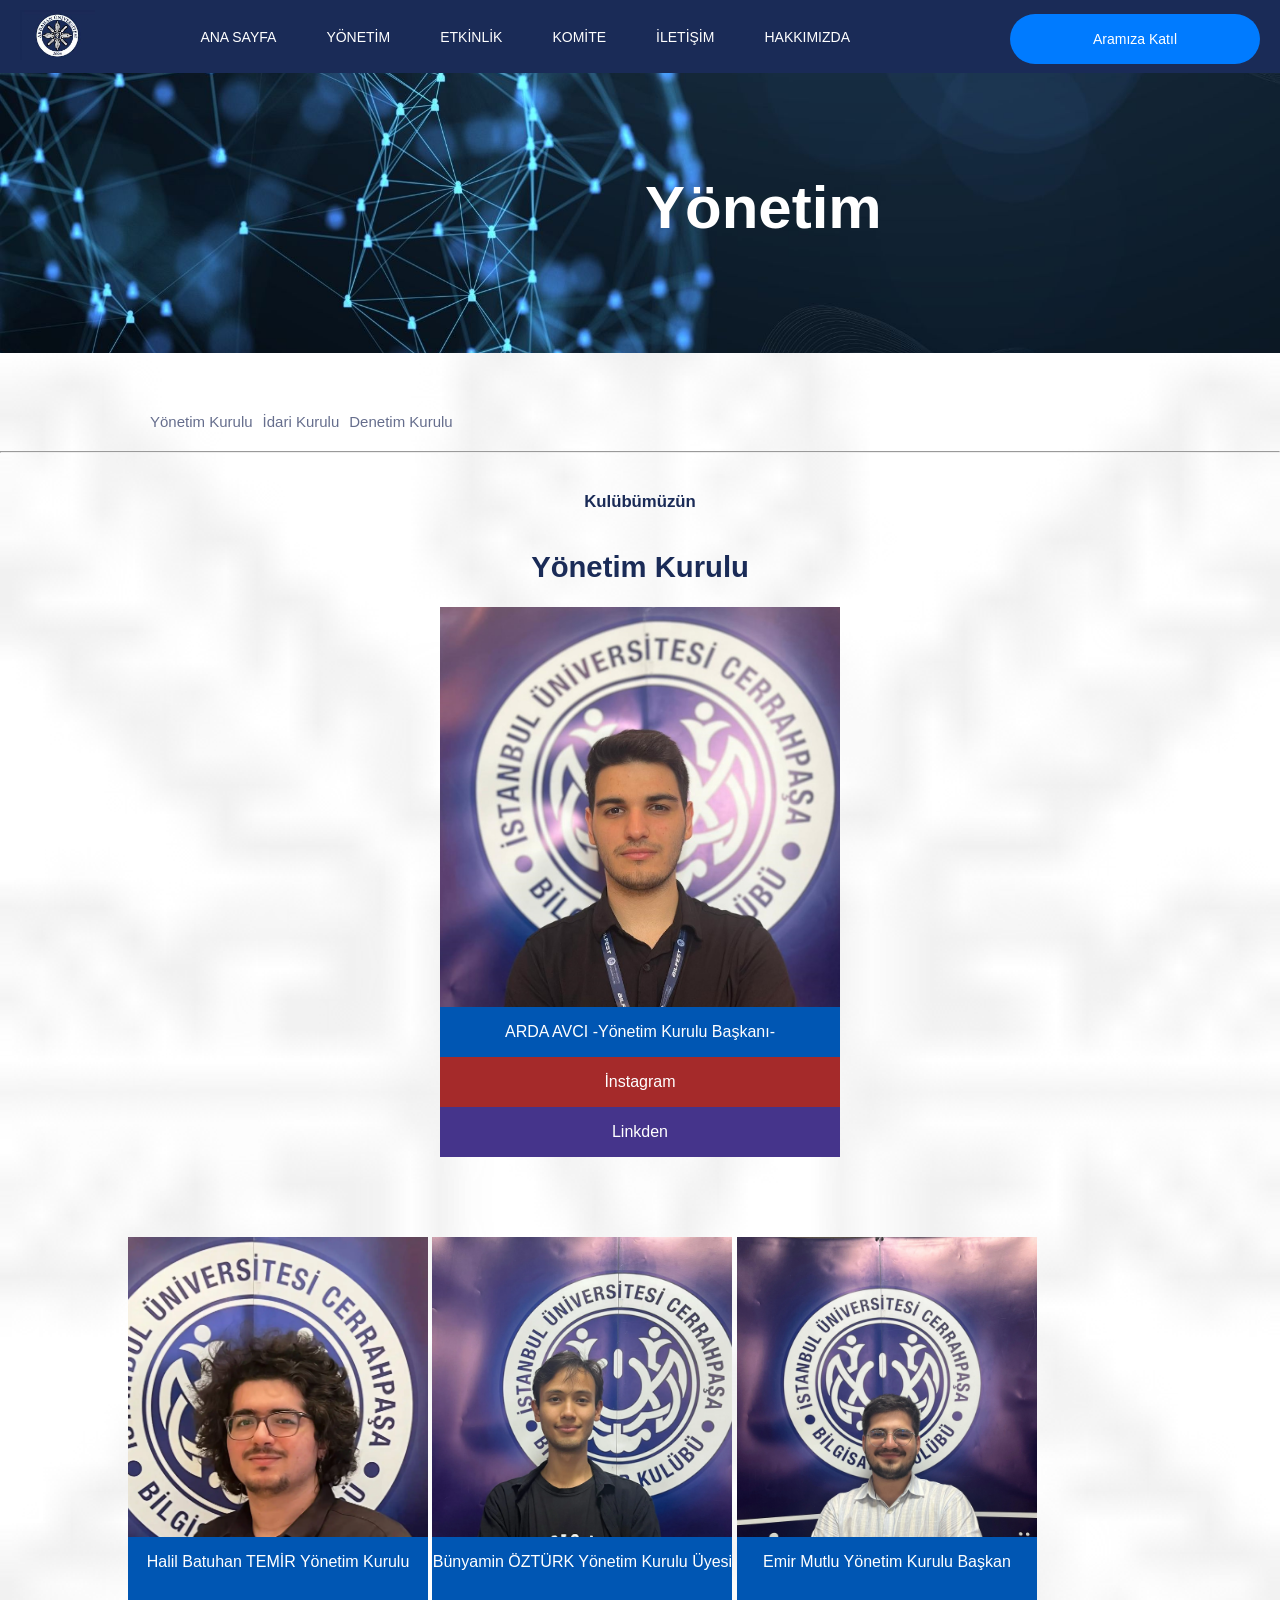
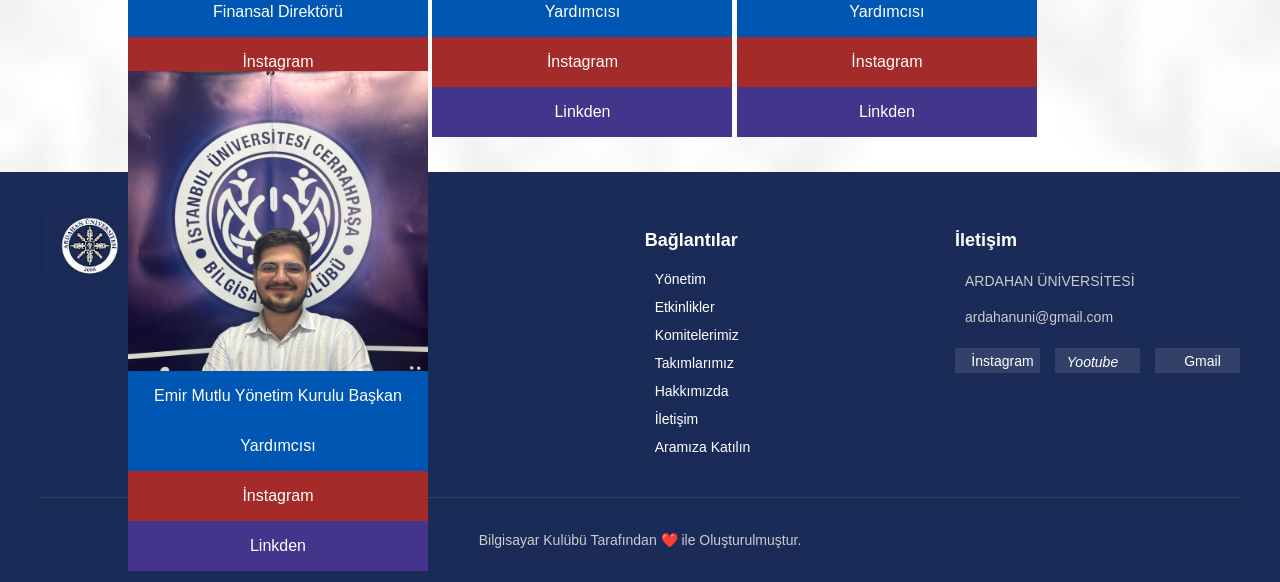
<file: yonetim.html>
<!DOCTYPE html>
<html lang="tr">
<head>
  <meta charset="UTF-8">
  <title>Logo'lu Nav Menü</title>
  <link rel="stylesheet" href="yonetim.css">
</head>
<body>
  <div class="nav-container">
    <div class="nav-left">
      <img src="arülogo.jpeg" alt="Logo" class="logo">
    </div>

    <div class="nav-center">

      <nav class="nav-menu">
        <a href="index.html">Ana Sayfa</a>
        <a href="yonetim.html">Yönetim</a>
        <a href="etkinlik.html">Etkinlik</a>
        <a href="komite.html">Komite</a>
        <a href="iletisim.html">İletişim</a>
        <a href="hakkimizda.html">Hakkımızda</a>
      </nav>
    </div>

    <div class="nav-right">
      <button class="join-btn"><a href="iletisim.html">Aramıza Katıl</a></button>
    </div>
  </div>

<div class="arkaresim">
    <div class="typewriter-text">Yönetim</div>
</div>
  </div>
  </div>

<div class="metinyonetim">
  <a href=""><p>Yönetim Kurulu</p></a>
  <a href=""><p>İdari Kurulu</p></a>
  <a href=""><p>Denetim Kurulu</p></a>
</div>
<hr>
<div class="yonetimtanitim">
  <h6>Kulübümüzün</h6>
  <h3>Yönetim Kurulu</h3>
</div>

<div class="yoneticigorsel">
  <div class="yoneticiisim">ARDA AVCI -Yönetim Kurulu Başkanı-
<div class="yonetimsosyalmedya"><a href="#">İnstagram</a></div>
<div class="yonetimsosyalmedyaa"><a href="#">Linkden</a></div>
  </div>
</div>

<!--1 kutu-->
<div class="yonetimgrup">
<div class="yoneticigorsel1">
  <div class="yoneticiisim1">Halil Batuhan TEMİR
    Yönetim Kurulu Finansal Direktörü
<div class="yonetimsosyalmedya1"><a href="#">İnstagram</a></div>
<div class="yonetimsosyalmedyaa1"><a href="#">Linkden</a></div>
  </div>
</div>

<!--2 kutu-->
<div class="yoneticigorsel2">
  <div class="yoneticiisim2">Bünyamin ÖZTÜRK
     Yönetim Kurulu Üyesi Yardımcısı

<div class="yonetimsosyalmedya2"><a href="#">İnstagram</a></div>
<div class="yonetimsosyalmedyaa2"><a href="#">Linkden</a></div>
  </div>
</div>

<!--3 kutu-->
<div class="yoneticigorsel3">
  <div class="yoneticiisim3">Emir Mutlu
    Yönetim Kurulu Başkan Yardımcısı
<div class="yonetimsosyalmedya3"><a href="#">İnstagram</a></div>
<div class="yonetimsosyalmedyaa3"><a href="#">Linkden</a></div>
  </div>
</div>

<!--4 kutu-->
<div class="yoneticigorsel3">
  <div class="yoneticiisim3">Emir Mutlu
    Yönetim Kurulu Başkan Yardımcısı
<div class="yonetimsosyalmedya3"><a href="#">İnstagram</a></div>
<div class="yonetimsosyalmedyaa3"><a href="#">Linkden</a></div>
  </div>
</div>
</div>

<!-- Footer Başlangıç -->
<footer class="footer">
  <div class="container">
  <div class="footer-content">
  <div class="footer-logo-section">
  <img src="arülogo.jpeg" alt="Logo" class="footer-logo">
  <div class="club-info">
  <h2 class="club-name">ARDAHAN  ÜNİVERSİTESİ</h2>
  <h3 class="club-subtitle">B|İ|L|G|İ|S|A|Y|A|R K|U|L|Ü|B|Ü|</h3>
  <h2 class="club-department">BİLGİSAYAR KULÜBÜ</h2>
  <p class="club-description">
   Ardahan  Üniversitesi - Ardahan Bilgisayar Kulübü 2025 yılında kurulan ve kâr amacı gütmeyen bir öğrenci topluluğudur.
  </p>
  </div>
  </div>
          
  <div class="footer-links">
  <h3>Bağlantılar</h3>
  <ul>
  <li><i class="fas fa-chevron-right"></i>Yönetim</li>
  <li><i class="fas fa-chevron-right"></i>Etkinlikler</li>
  <li><i class="fas fa-chevron-right"></i>Komitelerimiz</li>
  <li><i class="fas fa-chevron-right"></i>Takımlarımız</li>
  <li><i class="fas fa-chevron-right"></i>Hakkımızda</li>
  <li><i class="fas fa-chevron-right"></i>İletişim</li>
  <li><i class="fas fa-chevron-right"></i>Aramıza Katılın</li>
  </ul>
  </div>
          
  <div class="footer-contact">
  <h3>İletişim</h3>
  <p><i class="fas fa-map-marker-alt"></i> ARDAHAN ÜNİVERSİTESİ</p>
  <p><i class="fas fa-envelope"></i>ardahanuni@gmail.com</p>
            
  <div class="social-icons">
  <a href="https://www.instagram.com/ardahanuniresmi/" class="social-icon"><i class="fab fa-instagram"></i>İnstagram</a>
  <a href="https://www.youtube.com/@ardahanuniresmi" class="social-icon"><i class="fab fa-youtube">Yootube</i></a>
  <a href=" tbmyo@ardahan.edu.tr" class="social-icon"><i class="fab fa-gmail"></i>Gmail</a>
  </div>
  </div>
  </div>
        
  <div class="footer-bottom">
  <p>Bilgisayar Kulübü Tarafından <span class="heart">❤️</span> ile Oluşturulmuştur.</p>
  </div>
  </div>
  </footer>
    <!-- Footer Bitiş -->

  </body>
  </html>
</file>
<file: bilgisayarkulubu.css>
body {
  margin: 0;
  font-family: 'Inter', -apple-system, BlinkMacSystemFont, 'Segoe UI', Roboto, Oxygen, Ubuntu, Cantarell, 'Open Sans', 'Helvetica Neue', sans-serif;
  background-image: url("arüarkaplan.png"); /* Resmin dosya adını ve uzantısını yaz */
  background-size: cover; /* Resmi ekranı kaplayacak şekilde ayarlar */
  background-repeat: no-repeat; /* Resmin tekrarlanmasını engeller */
  background-position: center; /* Resmi ortalar */
}

.nav-container {
    display: flex;
    justify-content: space-between;
    align-items: center;
    flex-wrap: wrap;
    background-color: #1A2B57;
    padding: 10px 20px;
    height: 53px;
  
    position: sticky;
    top: 0;
    z-index: 1000;

}

.logo {
  height: 50px;
  width: auto;
  max-width: 100%;
}

.nav-center {
  flex: 1;
  display: flex;
  justify-content: center;
  margin: 10px 0;
}

.nav-menu {
  display: flex;
  flex-wrap: wrap;
  gap: 50px;
  justify-content: center;
}

.nav-menu a {
  text-decoration: none;
  color: #333;
  font-family: 'Inter', sans-serif;
  font-weight: 500;
  white-space: nowrap;
  font-size: 14px;
  text-transform: uppercase;
  color: white;
}

.nav-menu a:hover {
  color: #007BFF;
}

.join-btn {
  background-color: #007BFF;
  color: white;
  font-family: 'Inter', sans-serif;
  border: none;
  border-radius: 0;
  cursor: pointer;
  white-space: nowrap;
  font-size: 14px;
  font-weight: 500;
  line-height: 1;
  height: 50px;
  width: 250px;
  margin-left: 55px;
  margin-top: 4px; /* Biraz yukarı alır */
  border-radius: 25px;
}


.join-btn:hover {
  background-color: #0056b3;
}
.join-btn a{
  color: white;
  text-decoration: none;
}

/* Ekran genişliği 600px'den küçükse (mobil) */
@media (max-width: 600px) {
  .nav-container {
    flex-direction: column;
    align-items: stretch;
    text-align: center;
  }

  .nav-center {
    order: -1;
  }
} 
.arkaresim {
  height: 800px;
  width: 100%;
  background-image: url(anagörsel.webp);
  background-repeat: no-repeat;
  background-size: cover;
  background-position: center;
}
/* arka resim  kısmı ve hareket sistemi */
/* Görsel konteynerinin stil ayarları */
.image-container {
  position: relative;
  width: 800px;
  height: 400px;
  overflow: hidden;
  font-family: 'Inter', sans-serif;
}

/* Arka plan görselinin stil ayarları */
.background-image {
  width: 100%;
  height: 100%;
  object-fit: cover;
}

/* Yazı tipi efektinin stil ayarları */
.typewriter-text {
  position: absolute;
  top: 30%;
  left: 50%;
  transform: translateX(-50%); /* Yazıyı yatayda ortalar */
  color: white;
  font-size: 28px;
  font-weight: bold;
  white-space: nowrap; /* Yazının bir satırda kalmasını sağlar */
  border-right: 2px solid white;  /* Yazıcı imleci efekti */
  overflow: hidden;
  width: 0;  /* Başlangıçta yazı genişliği sıfır */
  animation: typing 2s ease-in-out 1s forwards, /* Yazı tipi efekti */
             erase 2s ease-in-out 3s forwards,  /* Silme efekti */
             restart 1s ease-in-out 5s forwards; /* Bitişten sonra hızlı başlatma */
}

/* Yazı tipi yazma animasyonu */
@keyframes typing {
  from { width: 0; }
  to { width: 25ch; } /* Yazının genişliğini artırır */
}

/* Yazıyı silme animasyonu */
@keyframes erase {
  from { width: 30ch; }
  to { width: 0; }
}

/* Yazı animasyonunu baştan başlatma (hızlı başlatma) */
@keyframes restart {
  from { width: 0; }
  to { width: 0; }
}

/* Buton grubunun yerleşimi */
.button-group {
  position: absolute;
  bottom: 30px;
  left: 50%;
  transform: translateX(-50%); /* Butonları yatayda ortalar */
  display: flex;
  gap: 20px; /* Butonlar arasına mesafe bırakır */
}

/* Buton stil ayarları */
.btn {
  background-color: #0056b3;
  color: white;
  border: none;
  padding: 10px 20px;
  font-size: 14px;
  font-weight: 500;
  cursor: pointer;
  border-radius: 4px;
  transition: background-color 0.3s; /* Renk değişimi animasyonu */
}

/* Buton üzerine gelindiğinde renk değişimi */
.btn:hover {
  background-color: #6194cb;
  color: white;
  
}
.btn a{
  color: white;
  text-decoration: none;
}

/* arka resim  kısmı ve hareket sistemi bitişi*/

.baslik{
  margin-top: 120px;
  display: flex;
  justify-content: center; /* yatay */
  align-items: center;     /* dikey */
  height: 35px;           /* sayfa yüksekliği kadar alan */
}

.baslik h2 {
  font-family: 'Inter', sans-serif;
  font-weight: 700;
  font-size: 28px;
  color: #1A2B57;
}

.baslik1 {
  margin-top: 60px;
  display: flex;
  height: 95px;
  width: 85%;              /* genişliğin %70'i */
  margin-left: auto;       /* ortalamak için */
  margin-right: auto;      /* ortalamak için */
}

.baslik1 p {
  font-family: 'Inter', sans-serif;
  font-weight: 400;
  font-size: 16px;
  line-height: 1.8;
  color: #333333;
}

.gorsel {
  margin-top: 60px;
  display: flex;
  height: 750px;
  width: 85%;
  margin-left: auto;
  margin-right: auto;
  
  background-image: url(gorsel.jpg);
  background-repeat: no-repeat; /* Tekrar etmesin */
  background-size: cover;       /* Alanı kaplasın */
  background-position: center;  /* Ortalansın */
  border-radius: 25px;
}
.baslik2{
  margin-top: 60px;
  display: flex;
  height: 95px;
  width: 85%;              /* genişliğin %70'i */
  margin-left: auto;       /* ortalamak için */
  margin-right: auto;      /* ortalamak için */
}

.baslik2 p {
  font-family: 'Inter', sans-serif;
  font-weight: 400;
  font-size: 16px;
  line-height: 1.8;
  color: #52565B;
}

.baslik3{
  margin-top: 60px;
  display: flex;
  height: 95px;
  width: 85%;              /* genişliğin %70'i */
  margin-left: auto;       /* ortalamak için */
  margin-right: auto;      /* ortalamak için */
}

.baslik3 p {
  font-family: 'Inter', sans-serif;
  font-weight: 400;
  font-size: 16px;
  line-height: 1.8;
  color: #52565B;
}

/* kutu kısmı ve hareket sistemi */

.kutu {
  margin-top: 60px;
  height: 360px;
  width: 85%;
  margin-left: auto;
  margin-right: auto;
  border-style: solid;
  border-width: 1px;
  box-shadow: 4px 4px 10px rgba(0, 0, 0, 0.5);
  border-radius: 7px;
  transition: transform 0.3s ease-in-out; /* Hareketi düzgünleştirir */
}

.kutu:hover {
  transform: translateY(-10px); /* Yukarı doğru hareket eder */
}

/* kutu bitişi */

/* misyon */

.misyon{
  
  text-align: center;
  margin-top: 5px;
  margin-left: auto;       /* ortalamak için */
  margin-right: auto;      /* ortalamak için */
}

.misyon h2 {
  font-family: 'Inter', sans-serif;
  font-weight: 700;
  font-size: 28px;
  color: #1A2B57;
}

.misyonmetin{
  text-align: center;
  margin-top: 15px;
  margin-left: auto;       /* ortalamak için */
  margin-right: auto;      /* ortalamak için */
  font-family: 'Inter', sans-serif;
  font-weight: 400;
  font-size: 16px;
  line-height: 1.8;
  color: #333333;
}

/* vizyon */
.kutu1 {
  margin-top: 20px;
  height: 360px;
  width: 85%;
  margin-left: auto;
  margin-right: auto;
  border-style: solid;
  border-radius: 7px;
  border-width: 1px;
  transition: transform 0.3s ease-in-out; /* Hareketi düzgünleştirir */
}

.kutu1:hover {
  transform: translateY(-10px); /* Yukarı doğru hareket eder */
}
.vizyon{
  text-align: center;
  margin-top: 15px;
  margin-left: auto;       /* ortalamak için */
  margin-right: auto;      /* ortalamak için */
}

.vizyon h2 {
  font-family: 'Inter', sans-serif;
  font-weight: 700;
  font-size: 28px;
  color: #1A2B57;
}

.vizyonmetin{
  text-align: center;
  margin-top: 25px;
  margin-left: auto;       /* ortalamak için */
  margin-right: auto;      /* ortalamak için */
  font-family: 'Inter', sans-serif;
  font-weight: 400;
  font-size: 16px;
  line-height: 1.8;
  color: #333333;
}
/* kulup */
.kutu2 {
  margin-top: 20px;
  height: 360px;
  width: 85%;
  margin-left: auto;
  margin-right: auto;
  border-style: solid;
  border-radius: 7px;
  border-width: 1px;
  transition: transform 0.3s ease-in-out; /* Hareketi düzgünleştirir */
}

.kutu2:hover {
  transform: translateY(-10px); /* Yukarı doğru hareket eder */
}
.kulup{
  text-align: center;
  margin-top: 15px;
  margin-left: auto;       /* ortalamak için */
  margin-right: auto;      /* ortalamak için */
}

.kulup h2 {
  font-family: 'Inter', sans-serif;
  font-weight: 700;
  font-size: 28px;
  color: #1A2B57;
}

.kulupmetin{
  text-align: center;
  margin-top: 25px;
  margin-left: auto;       /* ortalamak için */
  margin-right: auto;      /* ortalamak için */
  font-family: 'Inter', sans-serif;
  font-weight: 400;
  font-size: 16px;
  line-height: 1.8;
  color: #333333;
}
.altbaslik{
margin-top: 65px;
height: 50px;
width: 455px;
margin-left: auto;
margin-right: auto;
text-align: center;
padding-top:1px;
}

.altbaslik h4 {
  font-family: 'Inter', sans-serif;
  font-weight: 700;
  font-size: 24px;
  color: #1A2B57;
}

/* genel kartlar kutusunun  ayarı*/
.kartlar {
  margin-bottom: 35px;
  margin-top: 65px;
  height: auto; /* Sabit yükseklik kaldırıldı */
  width: 80%;
  margin-left: auto;
  margin-right: auto;
  display: flex;           /* Kutuları yan yana diz */
  gap: 20px;               /* Kutular arası boşluk */
  padding: 20px;           /* İç boşluk */
  box-sizing: border-box;  /* Padding genişliğe dahil olsun */
}

/* bootcampler*/
.bootcampler{
  display: inline-block;
  text-align: center;
  height: 280px;
  width:300px;
  background-color: #a8bcc8;
  transition: transform 0.3s ease-in-out; /* Hareketi düzgünleştirir */
}

.bootcampler h4 {
  font-family: 'Inter', sans-serif;
  font-weight: 600;
  font-size: 20px;
  color: #1A2B57;
}

.bootcampler p {
  font-family: 'Inter', sans-serif;
  font-weight: 400;
  font-size: 14px;
  line-height: 1.6;
  color: #1A2B57;
}

.bootcampler:hover{
  transform: translateY(-10px); /* Yukarı doğru hareket eder */
  background-color: #1A2B57;
}

.bootcampler:hover h4, .bootcampler:hover p {
  color: #FFFFFF;
}

/* salon etkinlikleri*/
.salon{
  display: inline-block;
  text-align: center;
  height: 280px;
  width:300px;
  background-color: #a8bcc8;
  transition: transform 0.3s ease-in-out; /* Hareketi düzgünleştirir */
}

.salon h4 {
  font-family: 'Inter', sans-serif;
  font-weight: 600;
  font-size: 20px;
  color: #1A2B57;
}

.salon p {
  font-family: 'Inter', sans-serif;
  font-weight: 400;
  font-size: 14px;
  line-height: 1.6;
  color: #555555;
}

.salon:hover{
  transform: translateY(-10px); /* Yukarı doğru hareket eder */
  background-color: #1C2952;
}

.salon:hover h4, .salon:hover p {
  color: #FFFFFF;
}

/* ÇEKİLİŞ*/
.cekilis{
  display: inline-block;
  text-align: center;
  height: 280px;
  width:300px;
  background-color: #a8bcc8;
  transition: transform 0.3s ease-in-out; /* Hareketi düzgünleştirir */
}

.cekilis h4 {
  font-family: 'Inter', sans-serif;
  font-weight: 600;
  font-size: 20px;
  color: #1A2B57;
}

.cekilis p {
  font-family: 'Inter', sans-serif;
  font-weight: 400;
  font-size: 14px;
  line-height: 1.6;
  color: #555555;
}

.cekilis:hover{
  transform: translateY(-10px); /* Yukarı doğru hareket eder */
  background-color: #1C2952;
}

.cekilis:hover h4, .cekilis:hover p {
  color: #FFFFFF;
}

/* Takim*/
.takim{
  display: inline-block;
  text-align: center;
  height: 280px;
  width:300px;
  background-color: #a8bcc8;
  transition: transform 0.3s ease-in-out; /* Hareketi düzgünleştirir */
}

.takim h4 {
  font-family: 'Inter', sans-serif;
  font-weight: 600;
  font-size: 20px;
  color: #1A2B57;
}

.takim p {
  font-family: 'Inter', sans-serif;
  font-weight: 400;
  font-size: 14px;
  line-height: 1.6;
  color: #555555;
}

.takim:hover{
  transform: translateY(-10px); /* Yukarı doğru hareket eder */
  background-color: #1C2952;
}

.takim:hover h4, .takim:hover p {
  color: #FFFFFF;
}

/* Alt metin kısmı */
.altmetin {
  margin-top: 50px;
  margin-bottom: 50px;
  display: flex;
  flex-direction: column;
  align-items: center;
}

.resimkutusu {
  height: 200px;
  width: 300px;
  background-color: #ccc;
  margin-bottom: 20px;
}

.resimkutuyazi {
  text-align: center;
  max-width: 600px;
  font-family: 'Inter', sans-serif;
  font-weight: 400;
  font-size: 14px;
  line-height: 1.6;
  color: #555555;
}

/* FOOTER STYLES */
.footer {
  background-color: #1A2B57;
  color: white;
  padding: 40px 0 20px;
  width: 100%;
  margin-top: 50px;
}

.container {
  max-width: 1200px;
  margin: 0 auto;
  padding: 0 20px;
}

.footer-content {
  display: flex;
  flex-wrap: wrap;
  justify-content: space-between;
  gap: 30px;
  margin-bottom: 30px;
}

.footer-logo-section {
  display: flex;
  align-items: flex-start;
  gap: 15px;
  max-width: 400px;
}

.footer-logo {
  width: 100px;
  height: auto;
}

.club-info {
  display: flex;
  flex-direction: column;
}

.club-name {
  font-family: 'Inter', sans-serif;
  font-size: 18px;
  font-weight: 700;
  margin-bottom: 0;
}

.club-subtitle {
  font-family: 'Inter', sans-serif;
  font-size: 16px;
  font-weight: 500;
  letter-spacing: 1px;
  margin: 2px 0;
  color: #ccc;
}

.club-department {
  font-family: 'Inter', sans-serif;
  font-size: 18px;
  font-weight: 700;
  margin-bottom: 10px;
}

.club-description {
  font-family: 'Inter', sans-serif;
  font-size: 14px;
  line-height: 1.5;
  color: #ccc;
}

.footer-links h3, .footer-contact h3 {
  font-family: 'Inter', sans-serif;
  font-size: 18px;
  font-weight: 600;
  margin-bottom: 20px;
  position: relative;
}

.footer-links ul {
  list-style: none;
  padding: 0;
  margin: 0;
}

.footer-links li {
  font-family: 'Inter', sans-serif;
  margin-bottom: 12px;
  display: flex;
  align-items: center;
  cursor: pointer;
  transition: color 0.3s;
  font-size: 14px;
}

.footer-links li:hover {
  color: #ccc;
}

.footer-links i {
  margin-right: 10px;
  font-size: 12px;
}

.footer-contact p {
  font-family: 'Inter', sans-serif;
  margin-bottom: 15px;
  display: flex;
  align-items: flex-start;
  color: #ccc;
  font-size: 14px;
  line-height: 1.5;
}

.footer-contact i {
  margin-right: 10px;
  margin-top: 3px;
}

.social-icons {
  display: flex;
  gap: 15px;
  margin-top: 20px;
}

.social-icon {
  font-family: 'Inter', sans-serif;
  display: flex;
  align-items: center;
  justify-content: center;
  width: 85px;
  height: 25px;
  background-color: rgba(255, 255, 255, 0.1);
  color: white;
  text-decoration: none;
  transition: background-color 0.3s;
  font-size: 14px;
}

.social-icon:hover {
  background-color: rgba(255, 255, 255, 0.2);
}

.footer-bottom {
  text-align: center;
  padding-top: 20px;
  border-top: 1px solid rgba(255, 255, 255, 0.1);
  font-family: 'Inter', sans-serif;
  font-size: 14px;
  color: #ccc;
}

.heart {
  color: #ff4d4d;
}

/* Responsive design for footer */
@media (max-width: 768px) {
  .footer-content {
    flex-direction: column;
  }
  
  .footer-logo-section {
    max-width: 100%;
  }
  
  .footer-links, .footer-contact {
    width: 100%;
  }
  
  .kartlar {
    flex-direction: column;
    align-items: center;
  }
  
  .bootcampler, .salon, .cekilis, .takim {
    width: 100%;
    margin-bottom: 20px;
  }
}

/* Additional responsive improvements */
@media (max-width: 992px) {
  .kutu, .kutu1, .kutu2 {
    height: auto;
    padding: 20px;
  }
  
  .baslik1, .baslik2, .baslik3 {
    height: auto;
    padding: 15px;
  }
}
</file>
<file: etkinlik.css>
body {
    margin: 0;
    font-family: 'Inter', -apple-system, BlinkMacSystemFont, 'Segoe UI', Roboto, Oxygen, Ubuntu, Cantarell, 'Open Sans', 'Helvetica Neue', sans-serif;
    background-image: url("arüarkaplan.png"); /* Resmin dosya adını ve uzantısını yaz */
    background-size: cover; /* Resmi ekranı kaplayacak şekilde ayarlar */
    background-repeat: no-repeat; /* Resmin tekrarlanmasını engeller */
    background-position: center; /* Resmi ortalar */
  }
  
  .nav-container {

      display: flex;
      justify-content: space-between;
      align-items: center;
      flex-wrap: wrap;
      background-color: #1A2B57;
      padding: 10px 20px;
      height: 53px;
    
      position: sticky;
      top: 0;
      z-index: 1000;
    
    
    
  }
  
  .logo {
    height: 50px;
    width: auto;
    max-width: 100%;
  }
  
  .nav-center {
    flex: 1;
    display: flex;
    justify-content: center;
    margin: 10px 0;
  }
  
  .nav-menu {
    display: flex;
    flex-wrap: wrap;
    gap: 50px;
    justify-content: center;
  }
  
  .nav-menu a {
    text-decoration: none;
    color: #333;
    font-family: 'Inter', sans-serif;
    font-weight: 500;
    white-space: nowrap;
    font-size: 14px;
    text-transform: uppercase;
    color: white;
  }
  
  .nav-menu a:hover {
    color: #007BFF;
  }
  
  .join-btn {
    background-color: #007BFF;
    color: white;
    font-family: 'Inter', sans-serif;
    border: none;
    border-radius: 0;
    cursor: pointer;
    white-space: nowrap;
    font-size: 14px;
    font-weight: 500;
    line-height: 1;
    height: 50px;
    width: 250px;
    margin-left: 55px;
    margin-top: 4px; /* Biraz yukarı alır */
    border-radius: 25px;
    text-align: center;
  }
  
  
  .join-btn:hover {
    background-color: #0056b3;
  }
  .join-btn a{
    color: white;
    text-decoration: none;
  }
  /* Ekran genişliği 600px'den küçükse (mobil) */
  @media (max-width: 600px) {
    .nav-container {
      flex-direction: column;
      align-items: stretch;
      text-align: center;
    }
  
    .nav-center {
      order: -1;
    }
  } 
  .arkaresim {
    height: 280px;
    width: 100%;
    background-image: url(yonetimresim.jpg);
    background-repeat: no-repeat;
    background-size: cover;
    background-position: center;
  }
  
  /* Yazı tipi efektinin stil ayarları */
  .typewriter-text {
    margin-top: 100px;
    margin-left: 645px;
    position: absolute;
    color: white;
    font-size: 60px;
    font-weight: bold;

    /* ANA KUTU BAŞLANGIC*/
  }
  .anakutu{
    margin-top: 100px;
    margin-left: auto;
    margin-right: auto;
    height: 3200px;
    width: 90%;
   
    flex-wrap: wrap;           /* Ekran daralınca kutular alta geçer */
  }
  .kutu1{
width: 450px;
height: 500px;
background-image: url(kod2linux.png);
background-size: cover;         /* Resmi div'e tam sığdırır, gerekirse kırpar */
background-position: center;    /* Resmi ortalar */
background-repeat: no-repeat;   /* Resmin tekrarlamasını engeller */
position: relative;             /* İçteki div buna göre konumlanacak */
margin-left: auto;
margin-right: auto;
margin-top: 15px;
transition: transform 0.3s ease-in-out; /* Hareketi düzgünleştirir */
display: inline-block;
transition: transform 0.3s ease-in-out; /* Hareketi düzgünleştirir */

  }
  .kutu1:hover{
    transform: translateY(-10px); /* Yukarı doğru hareket eder */
  }
  
  .kutu2{
    width: 450px;
    height: 500px;
    background-image: url(kod1excel.png);
    background-size: cover;         /* Resmi div'e tam sığdırır, gerekirse kırpar */
    background-position: center;    /* Resmi ortalar */
    background-repeat: no-repeat;   /* Resmin tekrarlamasını engeller */
    position: relative;             /* İçteki div buna göre konumlanacak */
    margin-left: auto;
    margin-right: auto;
    margin-top: 15px;
    transition: transform 0.3s ease-in-out; /* Hareketi düzgünleştirir */
    display: inline-block;
      }
      .kutu2:hover{
        transform: translateY(-10px); /* Yukarı doğru hareket eder */
      }
      .kutu3{
        width: 450px;
        height: 500px;
        background-image: url(1_zeroone_kare.png);
        background-size: cover;         /* Resmi div'e tam sığdırır, gerekirse kırpar */
        background-position: center;    /* Resmi ortalar */
        background-repeat: no-repeat;   /* Resmin tekrarlamasını engeller */
        position: relative;             /* İçteki div buna göre konumlanacak */
        margin-left: auto;
        margin-right: auto;
        margin-top: 15px;
        transition: transform 0.3s ease-in-out; /* Hareketi düzgünleştirir */
        display: inline-block;
          }
          .kutu3:hover{
            transform: translateY(-10px); /* Yukarı doğru hareket eder */
          }
 /* 1 KUTU BAŞLANGIC*/


.kutu4{
  width: 450px;
  height: 500px;
background-image: url(tanısmacay.jpg);
background-size: cover;         /* Resmi div'e tam sığdırır, gerekirse kırpar */
background-position: center;    /* Resmi ortalar */
background-repeat: no-repeat;   /* Resmin tekrarlamasını engeller */
position: relative;             /* İçteki div buna göre konumlanacak */
margin-left: auto;
margin-right: auto;
margin-top: 20px;
transition: transform 0.3s ease-in-out; /* Hareketi düzgünleştirir */
display: inline-block;
}
.kutu4:hover{
  transform: translateY(-10px); /* Yukarı doğru hareket eder */
}

.kutu5{
  width: 450px;
  height: 500px;
  background-image: url(3_linux.jpg);
  background-size: cover;         /* Resmi div'e tam sığdırır, gerekirse kırpar */
  background-position: center;    /* Resmi ortalar */
  background-repeat: no-repeat;   /* Resmin tekrarlamasını engeller */
  position: relative;             /* İçteki div buna göre konumlanacak */
  margin-left: auto;
  margin-right: auto;
  margin-top: 20px;
  transition: transform 0.3s ease-in-out; /* Hareketi düzgünleştirir */
  display: inline-block;
    }
    .kutu5:hover{
      transform: translateY(-10px); /* Yukarı doğru hareket eder */
    }
    .kutu6{
      width: 450px;
      height: 500px;
      background-image: url(Bilfest.webp);
      background-size: cover;         /* Resmi div'e tam sığdırır, gerekirse kırpar */
      background-position: center;    /* Resmi ortalar */
      background-repeat: no-repeat;   /* Resmin tekrarlamasını engeller */
      position: relative;             /* İçteki div buna göre konumlanacak */
      margin-left: auto;
      margin-right: auto;
      margin-top: 20px;
      transition: transform 0.3s ease-in-out; /* Hareketi düzgünleştirir */
      display: inline-block;
        }
        .kutu6:hover{
          transform: translateY(-10px); /* Yukarı doğru hareket eder */
        }
        .kutu7{
          width: 450px;
          height: 500px;
          background-image: url(5_python.jpg);
          background-size: cover;         /* Resmi div'e tam sığdırır, gerekirse kırpar */
          background-position: center;    /* Resmi ortalar */
          background-repeat: no-repeat;   /* Resmin tekrarlamasını engeller */
          position: relative;             /* İçteki div buna göre konumlanacak */
          margin-left: auto;
          margin-right: auto;
          margin-top: 20px;
          transition: transform 0.3s ease-in-out; /* Hareketi düzgünleştirir */
          display: inline-block;
            }
            .kutu7:hover{
              transform: translateY(-10px); /* Yukarı doğru hareket eder */
            }
            .kutu8{
              width: 450px;
              height: 500px;
              background-image: url(4_excel.jpg);
              background-size: cover;         /* Resmi div'e tam sığdırır, gerekirse kırpar */
              background-position: center;    /* Resmi ortalar */
              background-repeat: no-repeat;   /* Resmin tekrarlamasını engeller */
              position: relative;             /* İçteki div buna göre konumlanacak */
              margin-left: auto;
              margin-right: auto;
              margin-top: 20px;
              transition: transform 0.3s ease-in-out; /* Hareketi düzgünleştirir */
              display: inline-block;
                }
                .kutu8:hover{
                  transform: translateY(-10px); /* Yukarı doğru hareket eder */
                }
                .kutu9{
                  width: 450px;
                  height: 500px;
                  background-image: url(webtures.jpg);
                  background-size: cover;         /* Resmi div'e tam sığdırır, gerekirse kırpar */
                  background-position: center;    /* Resmi ortalar */
                  background-repeat: no-repeat;   /* Resmin tekrarlamasını engeller */
                  position: relative;             /* İçteki div buna göre konumlanacak */
                  margin-left: auto;
                  margin-right: auto;
                  margin-top: 20px;
                  transition: transform 0.3s ease-in-out; /* Hareketi düzgünleştirir */
                  display: inline-block;
                    }
                    .kutu9:hover{
                      transform: translateY(-10px); /* Yukarı doğru hareket eder */
                    }
.kutu10{
  width: 450px;
  height: 500px;
background-image: url(kod2linux.png);
background-size: cover;         /* Resmi div'e tam sığdırır, gerekirse kırpar */
background-position: center;    /* Resmi ortalar */
background-repeat: no-repeat;   /* Resmin tekrarlamasını engeller */
position: relative;             /* İçteki div buna göre konumlanacak */
margin-left: auto;
margin-right: auto;
margin-top: 20px;
transition: transform 0.3s ease-in-out; /* Hareketi düzgünleştirir */
display: inline-block;
  }
  .kutu10:hover{
    transform: translateY(-10px); /* Yukarı doğru hareket eder */
  }
  
  .kutu11{
    width: 450px;
    height: 500px;
    background-image: url(kod1excel.png);
    background-size: cover;         /* Resmi div'e tam sığdırır, gerekirse kırpar */
    background-position: center;    /* Resmi ortalar */
    background-repeat: no-repeat;   /* Resmin tekrarlamasını engeller */
    position: relative;             /* İçteki div buna göre konumlanacak */
    margin-left: auto;
    margin-right: auto;
    margin-top: 20px;
    transition: transform 0.3s ease-in-out; /* Hareketi düzgünleştirir */
    display: inline-block;
      }
      .kutu11:hover{
        transform: translateY(-10px); /* Yukarı doğru hareket eder */
      }
      .kutu12{
        width: 450px;
        height: 500px;
        background-image: url(1_zeroone_kare.png);
        background-size: cover;         /* Resmi div'e tam sığdırır, gerekirse kırpar */
        background-position: center;    /* Resmi ortalar */
        background-repeat: no-repeat;   /* Resmin tekrarlamasını engeller */
        position: relative;             /* İçteki div buna göre konumlanacak */
        margin-left: auto;
        margin-right: auto;
        margin-top: 20px;
        transition: transform 0.3s ease-in-out; /* Hareketi düzgünleştirir */
        display: inline-block;
          }
          .kutu12:hover{
            transform: translateY(-10px); /* Yukarı doğru hareket eder */
          }
 /* 1 KUTU BAŞLANGIC*/


.kutu13{
  width: 450px;
  height: 500px;
background-image: url(tanısmacay.jpg);
background-size: cover;         /* Resmi div'e tam sığdırır, gerekirse kırpar */
background-position: center;    /* Resmi ortalar */
background-repeat: no-repeat;   /* Resmin tekrarlamasını engeller */
position: relative;             /* İçteki div buna göre konumlanacak */
margin-left: auto;
margin-right: auto;
margin-top: 20px;
transition: transform 0.3s ease-in-out; /* Hareketi düzgünleştirir */
display: inline-block;
}
.kutu13:hover{
  transform: translateY(-10px); /* Yukarı doğru hareket eder */
}

.kutu14{
  width: 450px;
  height: 500px;
  background-image: url(3_linux.jpg);
  background-size: cover;         /* Resmi div'e tam sığdırır, gerekirse kırpar */
  background-position: center;    /* Resmi ortalar */
  background-repeat: no-repeat;   /* Resmin tekrarlamasını engeller */
  position: relative;             /* İçteki div buna göre konumlanacak */
  margin-left: auto;
  margin-right: auto;
  margin-top: 20px;
  transition: transform 0.3s ease-in-out; /* Hareketi düzgünleştirir */
  display: inline-block;
    }
    .kutu14:hover{
      transform: translateY(-10px); /* Yukarı doğru hareket eder */
    }
    .kutu15{
      width: 450px;
      height: 500px;
      background-image: url(laratanısma1.jpg);
      background-size: cover;         /* Resmi div'e tam sığdırır, gerekirse kırpar */
      background-position: center;    /* Resmi ortalar */
      background-repeat: no-repeat;   /* Resmin tekrarlamasını engeller */
      position: relative;             /* İçteki div buna göre konumlanacak */
      margin-left: auto;
      margin-right: auto;
      margin-top: 20px;
      transition: transform 0.3s ease-in-out; /* Hareketi düzgünleştirir */
      display: inline-block;
        }
        .kutu15:hover{
          transform: translateY(-10px); /* Yukarı doğru hareket eder */
        }

    .kutu16{
      width: 450px;
      height: 500px;
      background-image: url(Bilfest.webp);
      background-size: cover;         /* Resmi div'e tam sığdırır, gerekirse kırpar */
      background-position: center;    /* Resmi ortalar */
      background-repeat: no-repeat;   /* Resmin tekrarlamasını engeller */
      position: relative;             /* İçteki div buna göre konumlanacak */
      margin-left: auto;
      margin-right: auto;
      margin-top: 20px;
      transition: transform 0.3s ease-in-out; /* Hareketi düzgünleştirir */
      display: inline-block;
        }
        .kutu16:hover{
          transform: translateY(-10px); /* Yukarı doğru hareket eder */
        }
        .kutu17{
          width: 450px;
          height: 500px;
          background-image: url(5_python.jpg);
          background-size: cover;         /* Resmi div'e tam sığdırır, gerekirse kırpar */
          background-position: center;    /* Resmi ortalar */
          background-repeat: no-repeat;   /* Resmin tekrarlamasını engeller */
          position: relative;             /* İçteki div buna göre konumlanacak */
          margin-left: auto;
          margin-right: auto;
          margin-top: 20px;
          transition: transform 0.3s ease-in-out; /* Hareketi düzgünleştirir */
          display: inline-block;
            }
            .kutu17:hover{
              transform: translateY(-10px); /* Yukarı doğru hareket eder */
            }
            .kutu18{
              width: 450px;
              height: 500px;
              background-image: url(4_excel.jpg);
              background-size: cover;         /* Resmi div'e tam sığdırır, gerekirse kırpar */
              background-position: center;    /* Resmi ortalar */
              background-repeat: no-repeat;   /* Resmin tekrarlamasını engeller */
              position: relative;             /* İçteki div buna göre konumlanacak */
              margin-left: auto;
              margin-right: auto;
              margin-top: 20px;
              transition: transform 0.3s ease-in-out; /* Hareketi düzgünleştirir */
              display: inline-block;
                }
                .kutu18:hover{
                  transform: translateY(-10px); /* Yukarı doğru hareket eder */
                }
 
/* FOOTER STYLES */
.footer {
  background-color: #1A2B57;
  color: white;
  padding: 40px 0 20px;
  width: 100%;
  margin-top: 20px;
}

.container {
  max-width: 1200px;
  margin: 0 auto;
  padding: 0 20px;
}

.footer-content {
  display: flex;
  flex-wrap: wrap;
  justify-content: space-between;
  gap: 30px;
  margin-bottom: 30px;
}

.footer-logo-section {
  display: flex;
  align-items: flex-start;
  gap: 15px;
  max-width: 400px;
}

.footer-logo {
  width: 100px;
  height: auto;
}

.club-info {
  display: flex;
  flex-direction: column;
}

.club-name {
  font-family: 'Inter', sans-serif;
  font-size: 18px;
  font-weight: 700;
  margin-bottom: 0;
}

.club-subtitle {
  font-family: 'Inter', sans-serif;
  font-size: 16px;
  font-weight: 500;
  letter-spacing: 1px;
  margin: 2px 0;
  color: #ccc;
}

.club-department {
  font-family: 'Inter', sans-serif;
  font-size: 18px;
  font-weight: 700;
  margin-bottom: 10px;
}

.club-description {
  font-family: 'Inter', sans-serif;
  font-size: 14px;
  line-height: 1.5;
  color: #ccc;
}

.footer-links h3, .footer-contact h3 {
  font-family: 'Inter', sans-serif;
  font-size: 18px;
  font-weight: 600;
  margin-bottom: 20px;
  position: relative;
}

.footer-links ul {
  list-style: none;
  padding: 0;
  margin: 0;
}

.footer-links li {
  font-family: 'Inter', sans-serif;
  margin-bottom: 12px;
  display: flex;
  align-items: center;
  cursor: pointer;
  transition: color 0.3s;
  font-size: 14px;
}

.footer-links li:hover {
  color: #ccc;
}

.footer-links i {
  margin-right: 10px;
  font-size: 12px;
}

.footer-contact p {
  font-family: 'Inter', sans-serif;
  margin-bottom: 15px;
  display: flex;
  align-items: flex-start;
  color: #ccc;
  font-size: 14px;
  line-height: 1.5;
}

.footer-contact i {
  margin-right: 10px;
  margin-top: 3px;
}

.social-icons {
  display: flex;
  gap: 15px;
  margin-top: 20px;
}

.social-icon {
  font-family: 'Inter', sans-serif;
  display: flex;
  align-items: center;
  justify-content: center;
  width: 85px;
  height: 25px;
  background-color: rgba(255, 255, 255, 0.1);
  color: white;
  text-decoration: none;
  transition: background-color 0.3s;
  font-size: 14px;
}

.social-icon:hover {
  background-color: rgba(255, 255, 255, 0.2);
}

.footer-bottom {
  text-align: center;
  padding-top: 20px;
  border-top: 1px solid rgba(255, 255, 255, 0.1);
  font-family: 'Inter', sans-serif;
  font-size: 14px;
  color: #ccc;
}

.heart {
  color: #ff4d4d;
}

/* Responsive design for footer */
@media (max-width: 768px) {
  .footer-content {
    flex-direction: column;
  }
  
  .footer-logo-section {
    max-width: 100%;
  }
  
  .footer-links, .footer-contact {
    width: 100%;
  }
  
  .kartlar {
    flex-direction: column;
    align-items: center;
  }
  
  .bootcampler, .salon, .cekilis, .takim {
    width: 100%;
    margin-bottom: 20px;
  }
}

/* Additional responsive improvements */
@media (max-width: 992px) {
  .kutu, .kutu1, .kutu2 {
    height: auto;
    padding: 20px;
  }
  
  .baslik1, .baslik2, .baslik3 {
    height: auto;
    padding: 15px;
  }
}
</file>
<file: hakkimizda.css>
body {
    margin: 0;
    font-family: 'Inter', -apple-system, BlinkMacSystemFont, 'Segoe UI', Roboto, Oxygen, Ubuntu, Cantarell, 'Open Sans', 'Helvetica Neue', sans-serif;
    background-image: url("arüarkaplan.png"); /* Resmin dosya adını ve uzantısını yaz */
    background-size: cover; /* Resmi ekranı kaplayacak şekilde ayarlar */
    background-repeat: no-repeat; /* Resmin tekrarlanmasını engeller */
    background-position: center; /* Resmi ortalar */
  }
  
  .nav-container {

      display: flex;
      justify-content: space-between;
      align-items: center;
      flex-wrap: wrap;
      background-color: #1A2B57;
      padding: 10px 20px;
      height: 53px;
    
      position: sticky;
      top: 0;
      z-index: 1000;
    
    
    
  }
  
  .logo {
    height: 50px;
    width: auto;
    max-width: 100%;
  }
  
  .nav-center {
    flex: 1;
    display: flex;
    justify-content: center;
    margin: 10px 0;
  }
  
  .nav-menu {
    display: flex;
    flex-wrap: wrap;
    gap: 50px;
    justify-content: center;
  }
  
  .nav-menu a {
    text-decoration: none;
    color: #333;
    font-family: 'Inter', sans-serif;
    font-weight: 500;
    white-space: nowrap;
    font-size: 14px;
    text-transform: uppercase;
    color: white;
  }
  
  .nav-menu a:hover {
    color: #007BFF;
  }
  
  .join-btn {
    background-color: #007BFF;
    color: white;
    font-family: 'Inter', sans-serif;
    border: none;
    border-radius: 0;
    cursor: pointer;
    white-space: nowrap;
    font-size: 14px;
    font-weight: 500;
    line-height: 1;
    height: 50px;
    width: 250px;
    margin-left: 55px;
    margin-top: 4px; /* Biraz yukarı alır */
    border-radius: 25px;
    text-align: center;
  }
  
  
  .join-btn:hover {
    background-color: #0056b3;
  }
  .join-btn a{
    color: white;
    text-decoration: none;
  }
  /* Ekran genişliği 600px'den küçükse (mobil) */
  @media (max-width: 600px) {
    .nav-container {
      flex-direction: column;
      align-items: stretch;
      text-align: center;
    }
  
    .nav-center {
      order: -1;
    }
  } 
  .arkaresim {
    height: 280px;
    width: 100%;
    background-image: url(yonetimresim.jpg);
    background-repeat: no-repeat;
    background-size: cover;
    background-position: center;
  }
  
  /* Yazı tipi efektinin stil ayarları */
  .typewriter-text {
    margin-top: 100px;
    margin-left: 645px;
    position: absolute;
    color: white;
    font-size: 60px;
    font-weight: bold;
  }
  .resimkutu{
    margin-top: 65px;
    margin-left: auto;
    margin-right: auto;
    height: 550px;
    width: 80%;
    background-image: url(hakkimizdaresim.webp);
  }
  .hakkimizdauzunmetin{
    height: 850px;
    width: 80%;
    margin-left: auto;
    margin-right: auto;
    color: #4E5257;
  }
  /* FOOTER STYLES */
.footer {
    background-color: #1A2B57;
    color: white;
    padding: 40px 0 20px;
    width: 100%;
    margin-top: 30px;
  }
  
  .container {
    max-width: 1200px;
    margin: 0 auto;
    padding: 0 20px;
  }
  
  .footer-content {
    display: flex;
    flex-wrap: wrap;
    justify-content: space-between;
    gap: 30px;
    margin-bottom: 30px;
  }
  
  .footer-logo-section {
    display: flex;
    align-items: flex-start;
    gap: 15px;
    max-width: 400px;
  }
  
  .footer-logo {
    width: 100px;
    height: auto;
  }
  
  .club-info {
    display: flex;
    flex-direction: column;
  }
  
  .club-name {
    font-family: 'Inter', sans-serif;
    font-size: 18px;
    font-weight: 700;
    margin-bottom: 0;
  }
  
  .club-subtitle {
    font-family: 'Inter', sans-serif;
    font-size: 16px;
    font-weight: 500;
    letter-spacing: 1px;
    margin: 2px 0;
    color: #ccc;
  }
  
  .club-department {
    font-family: 'Inter', sans-serif;
    font-size: 18px;
    font-weight: 700;
    margin-bottom: 10px;
  }
  
  .club-description {
    font-family: 'Inter', sans-serif;
    font-size: 14px;
    line-height: 1.5;
    color: #ccc;
  }
  
  .footer-links h3, .footer-contact h3 {
    font-family: 'Inter', sans-serif;
    font-size: 18px;
    font-weight: 600;
    margin-bottom: 20px;
    position: relative;
  }
  
  .footer-links ul {
    list-style: none;
    padding: 0;
    margin: 0;
  }
  
  .footer-links li {
    font-family: 'Inter', sans-serif;
    margin-bottom: 12px;
    display: flex;
    align-items: center;
    cursor: pointer;
    transition: color 0.3s;
    font-size: 14px;
  }
  
  .footer-links li:hover {
    color: #ccc;
  }
  
  .footer-links i {
    margin-right: 10px;
    font-size: 12px;
  }
  
  .footer-contact p {
    font-family: 'Inter', sans-serif;
    margin-bottom: 15px;
    display: flex;
    align-items: flex-start;
    color: #ccc;
    font-size: 14px;
    line-height: 1.5;
  }
  
  .footer-contact i {
    margin-right: 10px;
    margin-top: 3px;
  }
  
  .social-icons {
    display: flex;
    gap: 15px;
    margin-top: 20px;
  }
  
  .social-icon {
    font-family: 'Inter', sans-serif;
    display: flex;
    align-items: center;
    justify-content: center;
    width: 85px;
    height: 25px;
    background-color: rgba(255, 255, 255, 0.1);
    color: white;
    text-decoration: none;
    transition: background-color 0.3s;
    font-size: 14px;
  }
  
  .social-icon:hover {
    background-color: rgba(255, 255, 255, 0.2);
  }
  
  .footer-bottom {
    text-align: center;
    padding-top: 20px;
    border-top: 1px solid rgba(255, 255, 255, 0.1);
    font-family: 'Inter', sans-serif;
    font-size: 14px;
    color: #ccc;
  }
  
  .heart {
    color: #ff4d4d;
  }
  
  /* Responsive design for footer */
  @media (max-width: 768px) {
    .footer-content {
      flex-direction: column;
    }
    
    .footer-logo-section {
      max-width: 100%;
    }
    
    .footer-links, .footer-contact {
      width: 100%;
    }
    
    .kartlar {
      flex-direction: column;
      align-items: center;
    }
    
    .bootcampler, .salon, .cekilis, .takim {
      width: 100%;
      margin-bottom: 20px;
    }
  }
  
  /* Additional responsive improvements */
  @media (max-width: 992px) {
    .kutu, .kutu1, .kutu2 {
      height: auto;
      padding: 20px;
    }
    
    .baslik1, .baslik2, .baslik3 {
      height: auto;
      padding: 15px;
    }
  }
</file>
<file: iletisim.css>
body {
    margin: 0;
    font-family: 'Inter', -apple-system, BlinkMacSystemFont, 'Segoe UI', Roboto, Oxygen, Ubuntu, Cantarell, 'Open Sans', 'Helvetica Neue', sans-serif;
    background-image: url("arüarkaplan.png"); /* Resmin dosya adını ve uzantısını yaz */
    background-size: cover; /* Resmi ekranı kaplayacak şekilde ayarlar */
    background-repeat: no-repeat; /* Resmin tekrarlanmasını engeller */
    background-position: center; /* Resmi ortalar */
  }
  
  .nav-container {

      display: flex;
      justify-content: space-between;
      align-items: center;
      flex-wrap: wrap;
      background-color: #1A2B57;
      padding: 10px 20px;
      height: 53px;
    
      position: sticky;
      top: 0;
      z-index: 1000;
    
    
    
  }
  
  .logo {
    height: 50px;
    width: auto;
    max-width: 100%;
  }
  
  .nav-center {
    flex: 1;
    display: flex;
    justify-content: center;
    margin: 10px 0;
  }
  
  .nav-menu {
    display: flex;
    flex-wrap: wrap;
    gap: 50px;
    justify-content: center;
  }
  
  .nav-menu a {
    text-decoration: none;
    color: #333;
    font-family: 'Inter', sans-serif;
    font-weight: 500;
    white-space: nowrap;
    font-size: 14px;
    text-transform: uppercase;
    color: white;
  }
  
  .nav-menu a:hover {
    color: #007BFF;
  }
  
  .join-btn {
    background-color: #007BFF;
    color: white;
    font-family: 'Inter', sans-serif;
    border: none;
    border-radius: 0;
    cursor: pointer;
    white-space: nowrap;
    font-size: 14px;
    font-weight: 500;
    line-height: 1;
    height: 50px;
    width: 250px;
    margin-left: 55px;
    margin-top: 4px; /* Biraz yukarı alır */
    border-radius: 25px;
    text-align: center;
  }
  
  
  .join-btn:hover {
    background-color: #0056b3;
  }
  .join-btn a{
    color: white;
    text-decoration: none;
  }
  
  /* Ekran genişliği 600px'den küçükse (mobil) */
  @media (max-width: 600px) {
    .nav-container {
      flex-direction: column;
      align-items: stretch;
      text-align: center;
    }
  
    .nav-center {
      order: -1;
    }
  } 
  .arkaresim {
    height: 280px;
    width: 100%;
    background-image: url(yonetimresim.jpg);
    background-repeat: no-repeat;
    background-size: cover;
    background-position: center;
  }
  
  /* Yazı tipi efektinin stil ayarları */
  .typewriter-text {
    margin-top: 100px;
    margin-left: 645px;
    position: absolute;
    color: white;
    font-size: 60px;
    font-weight: bold;
  }

  .anakutu {
    width: 80%;               /* Sayfanın %80’ini kaplar */
    margin: 50px auto;        /* Üstten 50px boşluk ve yatayda ortalama */
    display: flex;            /* İçindeki div’leri yan yana dizer */
    gap: 30px;                /* Aralarına 30px boşluk koyar */
    flex-wrap: wrap;          /* Küçük ekranda alt alta geçmelerine izin verir */
  }
  
  .aciklama {
    flex: 1;                  /* Eşit alan kaplaması için esnek yapı */
    min-width: 300px;         /* Minimum 300px genişlik */
    font-size: 16px;          /* Yazı boyutu */
    color: #1A2B57;           /* Yazı rengi */
  }
  
  .gönderi {
    flex: 1;                  /* Diğer div ile eşit alan kaplar */
    min-width: 300px;
  }
  
  .gönderi form {
    display: flex;            /* Form içeriğini hizalamak için flex kullanılır */
    flex-direction: column;   /* Elemanlar dikey sırayla yerleştirilir */
    gap: 10px;                /* Elemanlar arası boşluk */
  }
  
  .adsoyad-kutu {
    display: flex;            /* Ad ve Soyad kutularını yan yana dizer */
    gap: 10px;                /* Aralarına boşluk bırakır */
  }
  
  .adsoyad-kutu input {
    flex: 1;                  /* İki kutu eşit genişlikte olur */
  }
  
  .gönderi input,
  .gönderi textarea {
    padding: 10px;            /* İç boşluk (yazı ile kenar arasında mesafe) */
    font-size: 14px;          /* Yazı boyutu */
    border: 1px solid #aaa;   /* Gri kenarlık */
    border-radius: 5px;       /* Kenarları hafif yuvarlatır */
  }
  
  .gönderi textarea {
    height: 100px;            /* Mesaj alanının yüksekliği */
    resize: vertical;         /* Kullanıcının yüksekliği değiştirmesine izin verir */
  }
  
  .gönderi button {
    padding: 10px;            /* Buton iç boşluğu */
    background-color:#0056b3; /* Buton arka plan rengi */
    color: white;             /* Yazı rengi */
    border: none;             /* Kenarlık yok */
    border-radius: 5px;       /* Yuvarlatılmış köşeler */
    cursor: pointer;          /* Üzerine gelince el işareti */
  }
  
  .gönderi button:hover {
    background-color:#1A2B57; /* Üzerine gelindiğinde arka plan rengi koyulaşır */
  }
  /* FOOTER STYLES */
.footer {
    background-color: #1A2B57;
    color: white;
    padding: 40px 0 20px;
    width: 100%;
    margin-top: 20px;
  }
  
  .container {
    max-width: 1200px;
    margin: 0 auto;
    padding: 0 20px;
  }
  
  .footer-content {
    display: flex;
    flex-wrap: wrap;
    justify-content: space-between;
    gap: 30px;
    margin-bottom: 30px;
  }
  
  .footer-logo-section {
    display: flex;
    align-items: flex-start;
    gap: 15px;
    max-width: 400px;
  }
  
  .footer-logo {
    width: 100px;
    height: auto;
  }
  
  .club-info {
    display: flex;
    flex-direction: column;
  }
  
  .club-name {
    font-family: 'Inter', sans-serif;
    font-size: 18px;
    font-weight: 700;
    margin-bottom: 0;
  }
  
  .club-subtitle {
    font-family: 'Inter', sans-serif;
    font-size: 16px;
    font-weight: 500;
    letter-spacing: 1px;
    margin: 2px 0;
    color: #ccc;
  }
  
  .club-department {
    font-family: 'Inter', sans-serif;
    font-size: 18px;
    font-weight: 700;
    margin-bottom: 10px;
  }
  
  .club-description {
    font-family: 'Inter', sans-serif;
    font-size: 14px;
    line-height: 1.5;
    color: #ccc;
  }
  
  .footer-links h3, .footer-contact h3 {
    font-family: 'Inter', sans-serif;
    font-size: 18px;
    font-weight: 600;
    margin-bottom: 20px;
    position: relative;
  }
  
  .footer-links ul {
    list-style: none;
    padding: 0;
    margin: 0;
  }
  
  .footer-links li {
    font-family: 'Inter', sans-serif;
    margin-bottom: 12px;
    display: flex;
    align-items: center;
    cursor: pointer;
    transition: color 0.3s;
    font-size: 14px;
  }
  
  .footer-links li:hover {
    color: #ccc;
  }
  
  .footer-links i {
    margin-right: 10px;
    font-size: 12px;
  }
  
  .footer-contact p {
    font-family: 'Inter', sans-serif;
    margin-bottom: 15px;
    display: flex;
    align-items: flex-start;
    color: #ccc;
    font-size: 14px;
    line-height: 1.5;
  }
  
  .footer-contact i {
    margin-right: 10px;
    margin-top: 3px;
  }
  
  .social-icons {
    display: flex;
    gap: 15px;
    margin-top: 20px;
  }
  
  .social-icon {
    font-family: 'Inter', sans-serif;
    display: flex;
    align-items: center;
    justify-content: center;
    width: 85px;
    height: 25px;
    background-color: rgba(255, 255, 255, 0.1);
    color: white;
    text-decoration: none;
    transition: background-color 0.3s;
    font-size: 14px;
  }
  
  .social-icon:hover {
    background-color: rgba(255, 255, 255, 0.2);
  }
  
  .footer-bottom {
    text-align: center;
    padding-top: 20px;
    border-top: 1px solid rgba(255, 255, 255, 0.1);
    font-family: 'Inter', sans-serif;
    font-size: 14px;
    color: #ccc;
  }
  
  .heart {
    color: #ff4d4d;
  }
  
  /* Responsive design for footer */
  @media (max-width: 768px) {
    .footer-content {
      flex-direction: column;
    }
    
    .footer-logo-section {
      max-width: 100%;
    }
    
    .footer-links, .footer-contact {
      width: 100%;
    }
    
    .kartlar {
      flex-direction: column;
      align-items: center;
    }
    
    .bootcampler, .salon, .cekilis, .takim {
      width: 100%;
      margin-bottom: 20px;
    }
  }
  
  /* Additional responsive improvements */
  @media (max-width: 992px) {
    .kutu, .kutu1, .kutu2 {
      height: auto;
      padding: 20px;
    }
    
    .baslik1, .baslik2, .baslik3 {
      height: auto;
      padding: 15px;
    }
  }
</file>
<file: komite.css>
body {
    margin: 0;
    font-family: 'Inter', -apple-system, BlinkMacSystemFont, 'Segoe UI', Roboto, Oxygen, Ubuntu, Cantarell, 'Open Sans', 'Helvetica Neue', sans-serif;
    background-image: url("arüarkaplan.png"); /* Resmin dosya adını ve uzantısını yaz */
    background-size: cover; /* Resmi ekranı kaplayacak şekilde ayarlar */
    background-repeat: no-repeat; /* Resmin tekrarlanmasını engeller */
    background-position: center; /* Resmi ortalar */
  }
  
  .nav-container {

      display: flex;
      justify-content: space-between;
      align-items: center;
      flex-wrap: wrap;
      background-color: #1A2B57;
      padding: 10px 20px;
      height: 53px;
    
      position: sticky;
      top: 0;
      z-index: 1000;
    
    
    
  }
  
  .logo {
    height: 50px;
    width: auto;
    max-width: 100%;
  }
  
  .nav-center {
    flex: 1;
    display: flex;
    justify-content: center;
    margin: 10px 0;
  }
  
  .nav-menu {
    display: flex;
    flex-wrap: wrap;
    gap: 50px;
    justify-content: center;
  }
  
  .nav-menu a {
    text-decoration: none;
    color: #333;
    font-family: 'Inter', sans-serif;
    font-weight: 500;
    white-space: nowrap;
    font-size: 14px;
    text-transform: uppercase;
    color: white;
  }
  
  .nav-menu a:hover {
    color: #007BFF;
  }
  
  .join-btn {
    background-color: #007BFF;
    color: white;
    font-family: 'Inter', sans-serif;
    border: none;
    border-radius: 0;
    cursor: pointer;
    white-space: nowrap;
    font-size: 14px;
    font-weight: 500;
    line-height: 1;
    height: 50px;
    width: 250px;
    margin-left: 55px;
    margin-top: 4px; /* Biraz yukarı alır */
    border-radius: 25px;
    text-align: center;
  }
  
  
  .join-btn:hover {
    background-color: #0056b3;
  }
  .join-btn a{
    color: white;
    text-decoration: none;
  }

  /* Ekran genişliği 600px'den küçükse (mobil) */
  @media (max-width: 600px) {
    .nav-container {
      flex-direction: column;
      align-items: stretch;
      text-align: center;
    }
  
    .nav-center {
      order: -1;
    }
  } 
  .arkaresim {
    height: 280px;
    width: 100%;
    background-image: url(yonetimresim.jpg);
    background-repeat: no-repeat;
    background-size: cover;
    background-position: center;
  }
  
  /* Yazı tipi efektinin stil ayarları */
  .typewriter-text {
    margin-top: 100px;
    margin-left: 645px;
    position: absolute;
    color: white;
    font-size: 60px;
    font-weight: bold;
  }
    
  .org {
    width: 80%;
    margin: 50px auto;
    display: flex;
    align-items: center;
    border: 1px solid #ccc;
    border-radius: 10px;
    padding: 20px;
    background-color: #f5f5f5;
    transition: transform 0.3s ease-in-out; /* Hareketi düzgünleştirir */

  }
  .org:hover{
    transform: translateY(-10px); /* Yukarı doğru hareket eder */
  }

  .gorsel {
    width: 250px;
    height: 250px;
    background-image: url('organizasyon\ \(1\).webp');
    background-size: cover;
    background-position: center;
    border-radius: 10px;
    flex-shrink: 0; /* Küçülmesin */
  }

  .metin {
    margin-left: 30px;
    color: #1A2B57;
    font-size: 16px;
  }
  .egitim {
    width: 80%;
    margin: 50px auto;
    display: flex;
    align-items: center;
    border: 1px solid #ccc;
    border-radius: 10px;
    padding: 20px;
    background-color: #f5f5f5;
    transition: transform 0.3s ease-in-out; /* Hareketi düzgünleştirir */

  }
  .egitim:hover{
    transform: translateY(-10px); /* Yukarı doğru hareket eder */
  }

  .gorsel1 {
    width: 250px;
    height: 250px;
    background-image: url('egitimproje\ \(1\).webp');
    background-size: cover;
    background-position: center;
    border-radius: 10px;
    flex-shrink: 0; /* Küçülmesin */
  }

  .metin1 {
    margin-left: 30px;
    color: #1A2B57;
    font-size: 16px;
  }
   .gorsel1 {
    width: 250px;
    height: 250px;
    background-image: url('egitimproje\ \(1\).webp');
    background-size: cover;
    background-position: center;
    border-radius: 10px;
    flex-shrink: 0; /* Küçülmesin */
  }

  .metin1 {
    margin-left: 30px;
    color: #1A2B57;
    font-size: 16px;
  }
  .medya {
    width: 80%;
    margin: 50px auto;
    display: flex;
    align-items: center;
    border: 1px solid #ccc;
    border-radius: 10px;
    padding: 20px;
    background-color: #f5f5f5;
    transition: transform 0.3s ease-in-out; /* Hareketi düzgünleştirir */

  }
  .medya:hover{
    transform: translateY(-10px); /* Yukarı doğru hareket eder */
  }

  .gorsel2 {
    width: 250px;
    height: 250px;
    background-image: url(medyatasarım\ \(1\).webp);
    background-size: cover;
    background-position: center;
    border-radius: 10px;
    flex-shrink: 0; /* Küçülmesin */
  }

  .metin2 {
    margin-left: 30px;
    color: #1A2B57;
    font-size: 16px;
  }
  .sponsor {
    width: 80%;
    margin: 50px auto;
    display: flex;
    align-items: center;
    border: 1px solid #ccc;
    border-radius: 10px;
    padding: 20px;
    background-color: #f5f5f5;
    transition: transform 0.3s ease-in-out; /* Hareketi düzgünleştirir */

  }
  .sponsor:hover{
    transform: translateY(-10px); /* Yukarı doğru hareket eder */
  }

  .gorsel3 {
    width: 250px;
    height: 250px;
    background-image: url('organizasyon\ \(1\).webp');
    background-size: cover;
    background-position: center;
    border-radius: 10px;
    flex-shrink: 0; /* Küçülmesin */
  }

  .metin3 {
    margin-left: 30px;
    color: #1A2B57;
    font-size: 16px;
  }
   
/* FOOTER STYLES */
.footer {
    background-color: #1A2B57;
    color: white;
    padding: 40px 0 20px;
    width: 100%;
    margin-top: 20px;
  }
  
  .container {
    max-width: 1200px;
    margin: 0 auto;
    padding: 0 20px;
  }
  
  .footer-content {
    display: flex;
    flex-wrap: wrap;
    justify-content: space-between;
    gap: 30px;
    margin-bottom: 30px;
  }
  
  .footer-logo-section {
    display: flex;
    align-items: flex-start;
    gap: 15px;
    max-width: 400px;
  }
  
  .footer-logo {
    width: 100px;
    height: auto;
  }
  
  .club-info {
    display: flex;
    flex-direction: column;
  }
  
  .club-name {
    font-family: 'Inter', sans-serif;
    font-size: 18px;
    font-weight: 700;
    margin-bottom: 0;
  }
  
  .club-subtitle {
    font-family: 'Inter', sans-serif;
    font-size: 16px;
    font-weight: 500;
    letter-spacing: 1px;
    margin: 2px 0;
    color: #ccc;
  }
  
  .club-department {
    font-family: 'Inter', sans-serif;
    font-size: 18px;
    font-weight: 700;
    margin-bottom: 10px;
  }
  
  .club-description {
    font-family: 'Inter', sans-serif;
    font-size: 14px;
    line-height: 1.5;
    color: #ccc;
  }
  
  .footer-links h3, .footer-contact h3 {
    font-family: 'Inter', sans-serif;
    font-size: 18px;
    font-weight: 600;
    margin-bottom: 20px;
    position: relative;
  }
  
  .footer-links ul {
    list-style: none;
    padding: 0;
    margin: 0;
  }
  
  .footer-links li {
    font-family: 'Inter', sans-serif;
    margin-bottom: 12px;
    display: flex;
    align-items: center;
    cursor: pointer;
    transition: color 0.3s;
    font-size: 14px;
  }
  
  .footer-links li:hover {
    color: #ccc;
  }
  
  .footer-links i {
    margin-right: 10px;
    font-size: 12px;
  }
  
  .footer-contact p {
    font-family: 'Inter', sans-serif;
    margin-bottom: 15px;
    display: flex;
    align-items: flex-start;
    color: #ccc;
    font-size: 14px;
    line-height: 1.5;
  }
  
  .footer-contact i {
    margin-right: 10px;
    margin-top: 3px;
  }
  
  .social-icons {
    display: flex;
    gap: 15px;
    margin-top: 20px;
  }
  
  .social-icon {
    font-family: 'Inter', sans-serif;
    display: flex;
    align-items: center;
    justify-content: center;
    width: 85px;
    height: 25px;
    background-color: rgba(255, 255, 255, 0.1);
    color: white;
    text-decoration: none;
    transition: background-color 0.3s;
    font-size: 14px;
  }
  
  .social-icon:hover {
    background-color: rgba(255, 255, 255, 0.2);
  }
  
  .footer-bottom {
    text-align: center;
    padding-top: 20px;
    border-top: 1px solid rgba(255, 255, 255, 0.1);
    font-family: 'Inter', sans-serif;
    font-size: 14px;
    color: #ccc;
  }
  
  .heart {
    color: #ff4d4d;
  }
  
  /* Responsive design for footer */
  @media (max-width: 768px) {
    .footer-content {
      flex-direction: column;
    }
    
    .footer-logo-section {
      max-width: 100%;
    }
    
    .footer-links, .footer-contact {
      width: 100%;
    }
    
    .kartlar {
      flex-direction: column;
      align-items: center;
    }
    
    .bootcampler, .salon, .cekilis, .takim {
      width: 100%;
      margin-bottom: 20px;
    }
  }
  
  /* Additional responsive improvements */
  @media (max-width: 992px) {
    .kutu, .kutu1, .kutu2 {
      height: auto;
      padding: 20px;
    }
    
    .baslik1, .baslik2, .baslik3 {
      height: auto;
      padding: 15px;
    }
  }
</file>
<file: yonetim.css>
body {
    margin: 0;
    font-family: 'Inter', -apple-system, BlinkMacSystemFont, 'Segoe UI', Roboto, Oxygen, Ubuntu, Cantarell, 'Open Sans', 'Helvetica Neue', sans-serif;
    background-image: url("arüarkaplan.png"); /* Resmin dosya adını ve uzantısını yaz */
    background-size: cover; /* Resmi ekranı kaplayacak şekilde ayarlar */
    background-repeat: no-repeat; /* Resmin tekrarlanmasını engeller */
    background-position: center; /* Resmi ortalar */
  }
  
  .nav-container {

      display: flex;
      justify-content: space-between;
      align-items: center;
      flex-wrap: wrap;
      background-color: #1A2B57;
      padding: 10px 20px;
      height: 53px;
    
      position: sticky;
      top: 0;
      z-index: 1000;
    
    
    
  }
  
  .logo {
    height: 50px;
    width: auto;
    max-width: 100%;
  }
  
  .nav-center {
    flex: 1;
    display: flex;
    justify-content: center;
    margin: 10px 0;
  }
  
  .nav-menu {
    display: flex;
    flex-wrap: wrap;
    gap: 50px;
    justify-content: center;
  }
  
  .nav-menu a {
    text-decoration: none;
    color: #333;
    font-family: 'Inter', sans-serif;
    font-weight: 500;
    white-space: nowrap;
    font-size: 14px;
    text-transform: uppercase;
    color: white;
  }
  
  .nav-menu a:hover {
    color: #007BFF;
  }
  
  .join-btn {
    background-color: #007BFF;
    color: white;
    font-family: 'Inter', sans-serif;
    border: none;
    border-radius: 0;
    cursor: pointer;
    white-space: nowrap;
    font-size: 14px;
    font-weight: 500;
    line-height: 1;
    height: 50px;
    width: 250px;
    margin-left: 55px;
    margin-top: 4px; /* Biraz yukarı alır */
    border-radius: 25px;
  }
  
  
  .join-btn:hover {
    background-color: #0056b3;
  }
  .join-btn a{
    color: white;
    text-decoration: none;
  }
  /* Ekran genişliği 600px'den küçükse (mobil) */
  @media (max-width: 600px) {
    .nav-container {
      flex-direction: column;
      align-items: stretch;
      text-align: center;
    }
  
    .nav-center {
      order: -1;
    }
  } 
  .arkaresim {
    height: 280px;
    width: 100%;
    background-image: url(yonetimresim.jpg);
    background-repeat: no-repeat;
    background-size: cover;
    background-position: center;
  }
  
  /* Yazı tipi efektinin stil ayarları */
  .typewriter-text {
    margin-top: 100px;
    margin-left: 645px;
    position: absolute;
    color: white;
    font-size: 60px;
    font-weight: bold;

  }

  .metinyonetim {
    display: flex;
    height: 45px;
    width: 400px;
    color: #666E8D;
    margin-top: 45px;
    margin-left: 150px;
    gap: 10px;
    font-size: 15px;
  }
  
  .metinyonetim:hover {
    color: #1A2B57;
  }
  
  .metinyonetim a {
    text-decoration: none;
    color: inherit; /* div'in rengini alsın */
  }
  
  .metinyonetim a:hover {
    text-decoration: none;
  }
.yonetimtanitim{
  height: 100px;
  width: 250px;
  color: #1A2B57;
  margin-left: auto;
  margin-right: auto;
  font-size: 25px;
  text-align: center;
}  

.yoneticigorsel {
  width: 400px;
height: 500px;
background-image: url(arda.jpg);
background-size: cover;         /* Resmi div'e tam sığdırır, gerekirse kırpar */
background-position: center;    /* Resmi ortalar */
background-repeat: no-repeat;   /* Resmin tekrarlamasını engeller */
position: relative;             /* İçteki div buna göre konumlanacak */
margin-left: auto;
margin-right: auto;
margin-top: 15px;
transition: transform 0.3s ease-in-out; /* Hareketi düzgünleştirir */

}
.yoneticigorsel:hover{
  transform: translateY(-10px); /* Yukarı doğru hareket eder */
}

.yoneticiisim {
  width: 100%;
  height: 100px;
  background-color: #0056b3;
  position: absolute;
  bottom: 0; /* Alt kenara yapışır */
  left: 0;
  color: white;
  text-align: center;
  line-height: 50px;
 
 
}
.yoneticiisim:hover{
  color: #333;
  
}
.yonetimsosyalmedya{
  height: 50%;
  background-color: brown;
  color: white;
}

.yonetimsosyalmedya a{
  text-decoration: none;
  color: white;
}
.yonetimsosyalmedyaa{
  height: 50%;
  background-color: rgb(69, 52, 139);
}
.yonetimsosyalmedyaa a{
  text-decoration: none;
  color: white;
}
.yonetimgrup{
  height:415px;
  width: 80%;
 
  margin-left: auto;
  margin-right: auto;
  margin-top: 100px;
  gap: 15px;
}

/*1 kutu yönetim*/

 
.yoneticigorsel1 {
  width: 300px;
  height: 400px;
  position: relative; /* İçteki div buna göre konumlanacak */
  margin-left: auto;
  margin-right: auto;
  margin-top: 30px;
  display: inline-block;
  transition: transform 0.3s ease-in-out; /* Hareketi düzgünleştirir */
  background-image: url(halil.webp);              /* Resmini buradan belirle */
  background-size: cover;                       /* Resmi kutuya sığdırır, taşarsa kırpar */
  background-position: center;                  /* Resmi ortalar */
  background-repeat: no-repeat;                 /* Tekrar etmesini engeller */
  position: relative;                           /* İçteki div buna göre konumlanacak */
}

.yoneticigorsel1:hover{
  transform: translateY(-10px); /* Yukarı doğru hareket eder */
}

.yoneticiisim1 {
  width: 100%;
  height: 100px;
  background-color: #0056b3;
  position: absolute;
  bottom: 0; /* Alt kenara yapışır */
  left: 0;
  color: white;
  text-align: center;
  line-height: 50px;
  transition: transform 0.3s ease-in-out; /* Hareketi düzgünleştirir */
}
.yoneticiisim1:hover{
  color: #333;
  transform: translateY(-10px); /* Yukarı doğru hareket eder */
}
.yonetimsosyalmedya1{
  height: 50%;
  background-color: brown;
  color: white;
}

.yonetimsosyalmedya1 a{
  text-decoration: none;
  color: white;
}
.yonetimsosyalmedyaa1{
  height: 50%;
  background-color: rgb(69, 52, 139);
}
.yonetimsosyalmedyaa1 a{
  text-decoration: none;
  color: white;
}


/*2 kutu yönetim*/

 
.yoneticigorsel2 {
  width: 300px;
  height: 400px;
  position: relative; /* İçteki div buna göre konumlanacak */
  margin-left: auto;
  margin-right: auto;
  margin-top: 30px;
  display: inline-block;
  transition: transform 0.3s ease-in-out; /* Hareketi düzgünleştirir */
  background-image: url(bunyamin.webp);              /* Resmini buradan belirle */
  background-size: cover;                       /* Resmi kutuya sığdırır, taşarsa kırpar */
  background-position: center;                  /* Resmi ortalar */
  background-repeat: no-repeat;                 /* Tekrar etmesini engeller */
  position: relative;                           /* İçteki div buna göre konumlanacak */
}
.yoneticigorsel2:hover{
  transform: translateY(-10px); /* Yukarı doğru hareket eder */
}

.yoneticiisim2 {
  width: 100%;
  height: 100px;
  background-color: #0056b3;
  position: absolute;
  bottom: 0; /* Alt kenara yapışır */
  left: 0;
  color: white;
  text-align: center;
  line-height: 50px;
  transition: transform 0.3s ease-in-out; /* Hareketi düzgünleştirir */
}
.yoneticiisim2:hover{
  color: #333;
  transform: translateY(-10px); /* Yukarı doğru hareket eder */
}
.yonetimsosyalmedya2{
  height: 50%;
  background-color: brown;
  color: white;
}

.yonetimsosyalmedya2 a{
  text-decoration: none;
  color: white;
}
.yonetimsosyalmedyaa2{
  height: 50%;
  background-color: rgb(69, 52, 139);
}
.yonetimsosyalmedyaa2 a{
  text-decoration: none;
  color: white;
}

/*3 kutu yönetim*/

 
.yoneticigorsel3 {
  width: 300px;
  height: 400px;
  position: relative; /* İçteki div buna göre konumlanacak */
  margin-left: auto;
  margin-right: auto;
  margin-top: 30px;
  display: inline-block;
  transition: transform 0.3s ease-in-out; /* Hareketi düzgünleştirir */
  background-image: url(emir.webp);              /* Resmini buradan belirle */
  background-size: cover;                       /* Resmi kutuya sığdırır, taşarsa kırpar */
  background-position: center;                  /* Resmi ortalar */
  background-repeat: no-repeat;                 /* Tekrar etmesini engeller */
  position: relative;                           /* İçteki div buna göre konumlanacak */
}
.yoneticigorsel3:hover{
  transform: translateY(-10px); /* Yukarı doğru hareket eder */
}

.yoneticiisim3 {
  width: 100%;
  height: 100px;
  background-color: #0056b3;
  position: absolute;
  bottom: 0; /* Alt kenara yapışır */
  left: 0;
  color: white;
  text-align: center;
  line-height: 50px;
  transition: transform 0.3s ease-in-out; /* Hareketi düzgünleştirir */
}
.yoneticiisim3:hover{
  color: #333;
  transform: translateY(-10px); /* Yukarı doğru hareket eder */
}
.yonetimsosyalmedya3{
  height: 50%;
  background-color: brown;
  color: white;
}

.yonetimsosyalmedya3 a{
  text-decoration: none;
  color: white;
}
.yonetimsosyalmedyaa3{
  height: 50%;
  background-color: rgb(69, 52, 139);
}
.yonetimsosyalmedyaa3 a{
  text-decoration: none;
  color: white;
}

/*4 kutu yönetim*/

 
.yoneticigorsel4 {
  width: 300px;
  height: 400px;
  position: relative; /* İçteki div buna göre konumlanacak */
  margin-left: auto;
  margin-right: auto;
  margin-top: 30px;
  display: inline-block;
  transition: transform 0.3s ease-in-out; /* Hareketi düzgünleştirir */
  background-image: url(Acelya_Tumay_AKSU.jpg);              /* Resmini buradan belirle */
  background-size: cover;                       /* Resmi kutuya sığdırır, taşarsa kırpar */
  background-position: center;                  /* Resmi ortalar */
  background-repeat: no-repeat;                 /* Tekrar etmesini engeller */
  position: relative;                           /* İçteki div buna göre konumlanacak */
}
.yoneticigorsel4:hover{
  transform: translateY(-10px); /* Yukarı doğru hareket eder */
}

.yoneticiisim4 {
  width: 100%;
  height: 100px;
  background-color: #0056b3;
  position: absolute;
  bottom: 0; /* Alt kenara yapışır */
  left: 0;
  color: white;
  text-align: center;
  line-height: 50px;
  transition: transform 0.3s ease-in-out; /* Hareketi düzgünleştirir */
}
.yoneticiisim4:hover{
  color: #333;
  transform: translateY(-10px); /* Yukarı doğru hareket eder */
}
.yonetimsosyalmedya4{
  height: 50%;
  background-color: brown;
  color: white;
}

.yonetimsosyalmedya4 a{
  text-decoration: none;
  color: white;
}
.yonetimsosyalmedyaa4{
  height: 50%;
  background-color: rgb(69, 52, 139);
}
.yonetimsosyalmedyaa4 a{
  text-decoration: none;
  color: white;
}

/* FOOTER STYLES */
.footer {
  background-color: #1A2B57;
  color: white;
  padding: 40px 0 20px;
  width: 100%;
  margin-top: 150px;
}

.container {
  max-width: 1200px;
  margin: 0 auto;
  padding: 0 20px;
}

.footer-content {
  display: flex;
  flex-wrap: wrap;
  justify-content: space-between;
  gap: 30px;
  margin-bottom: 30px;
}

.footer-logo-section {
  display: flex;
  align-items: flex-start;
  gap: 15px;
  max-width: 400px;
}

.footer-logo {
  width: 100px;
  height: auto;
}

.club-info {
  display: flex;
  flex-direction: column;
}

.club-name {
  font-family: 'Inter', sans-serif;
  font-size: 18px;
  font-weight: 700;
  margin-bottom: 0;
}

.club-subtitle {
  font-family: 'Inter', sans-serif;
  font-size: 16px;
  font-weight: 500;
  letter-spacing: 1px;
  margin: 2px 0;
  color: #ccc;
}

.club-department {
  font-family: 'Inter', sans-serif;
  font-size: 18px;
  font-weight: 700;
  margin-bottom: 10px;
}

.club-description {
  font-family: 'Inter', sans-serif;
  font-size: 14px;
  line-height: 1.5;
  color: #ccc;
}

.footer-links h3, .footer-contact h3 {
  font-family: 'Inter', sans-serif;
  font-size: 18px;
  font-weight: 600;
  margin-bottom: 20px;
  position: relative;
}

.footer-links ul {
  list-style: none;
  padding: 0;
  margin: 0;
}

.footer-links li {
  font-family: 'Inter', sans-serif;
  margin-bottom: 12px;
  display: flex;
  align-items: center;
  cursor: pointer;
  transition: color 0.3s;
  font-size: 14px;
}

.footer-links li:hover {
  color: #ccc;
}

.footer-links i {
  margin-right: 10px;
  font-size: 12px;
}

.footer-contact p {
  font-family: 'Inter', sans-serif;
  margin-bottom: 15px;
  display: flex;
  align-items: flex-start;
  color: #ccc;
  font-size: 14px;
  line-height: 1.5;
}

.footer-contact i {
  margin-right: 10px;
  margin-top: 3px;
}

.social-icons {
  display: flex;
  gap: 15px;
  margin-top: 20px;
}

.social-icon {
  font-family: 'Inter', sans-serif;
  display: flex;
  align-items: center;
  justify-content: center;
  width: 85px;
  height: 25px;
  background-color: rgba(255, 255, 255, 0.1);
  color: white;
  text-decoration: none;
  transition: background-color 0.3s;
  font-size: 14px;
}

.social-icon:hover {
  background-color: rgba(255, 255, 255, 0.2);
}

.footer-bottom {
  text-align: center;
  padding-top: 20px;
  border-top: 1px solid rgba(255, 255, 255, 0.1);
  font-family: 'Inter', sans-serif;
  font-size: 14px;
  color: #ccc;
}

.heart {
  color: #ff4d4d;
}

/* Responsive design for footer */
@media (max-width: 768px) {
  .footer-content {
    flex-direction: column;
  }
  
  .footer-logo-section {
    max-width: 100%;
  }
  
  .footer-links, .footer-contact {
    width: 100%;
  }
  
  .kartlar {
    flex-direction: column;
    align-items: center;
  }
  
  .bootcampler, .salon, .cekilis, .takim {
    width: 100%;
    margin-bottom: 20px;
  }
}

/* Additional responsive improvements */
@media (max-width: 992px) {
  .kutu, .kutu1, .kutu2 {
    height: auto;
    padding: 20px;
  }
  
  .baslik1, .baslik2, .baslik3 {
    height: auto;
    padding: 15px;
  }
}
</file>
